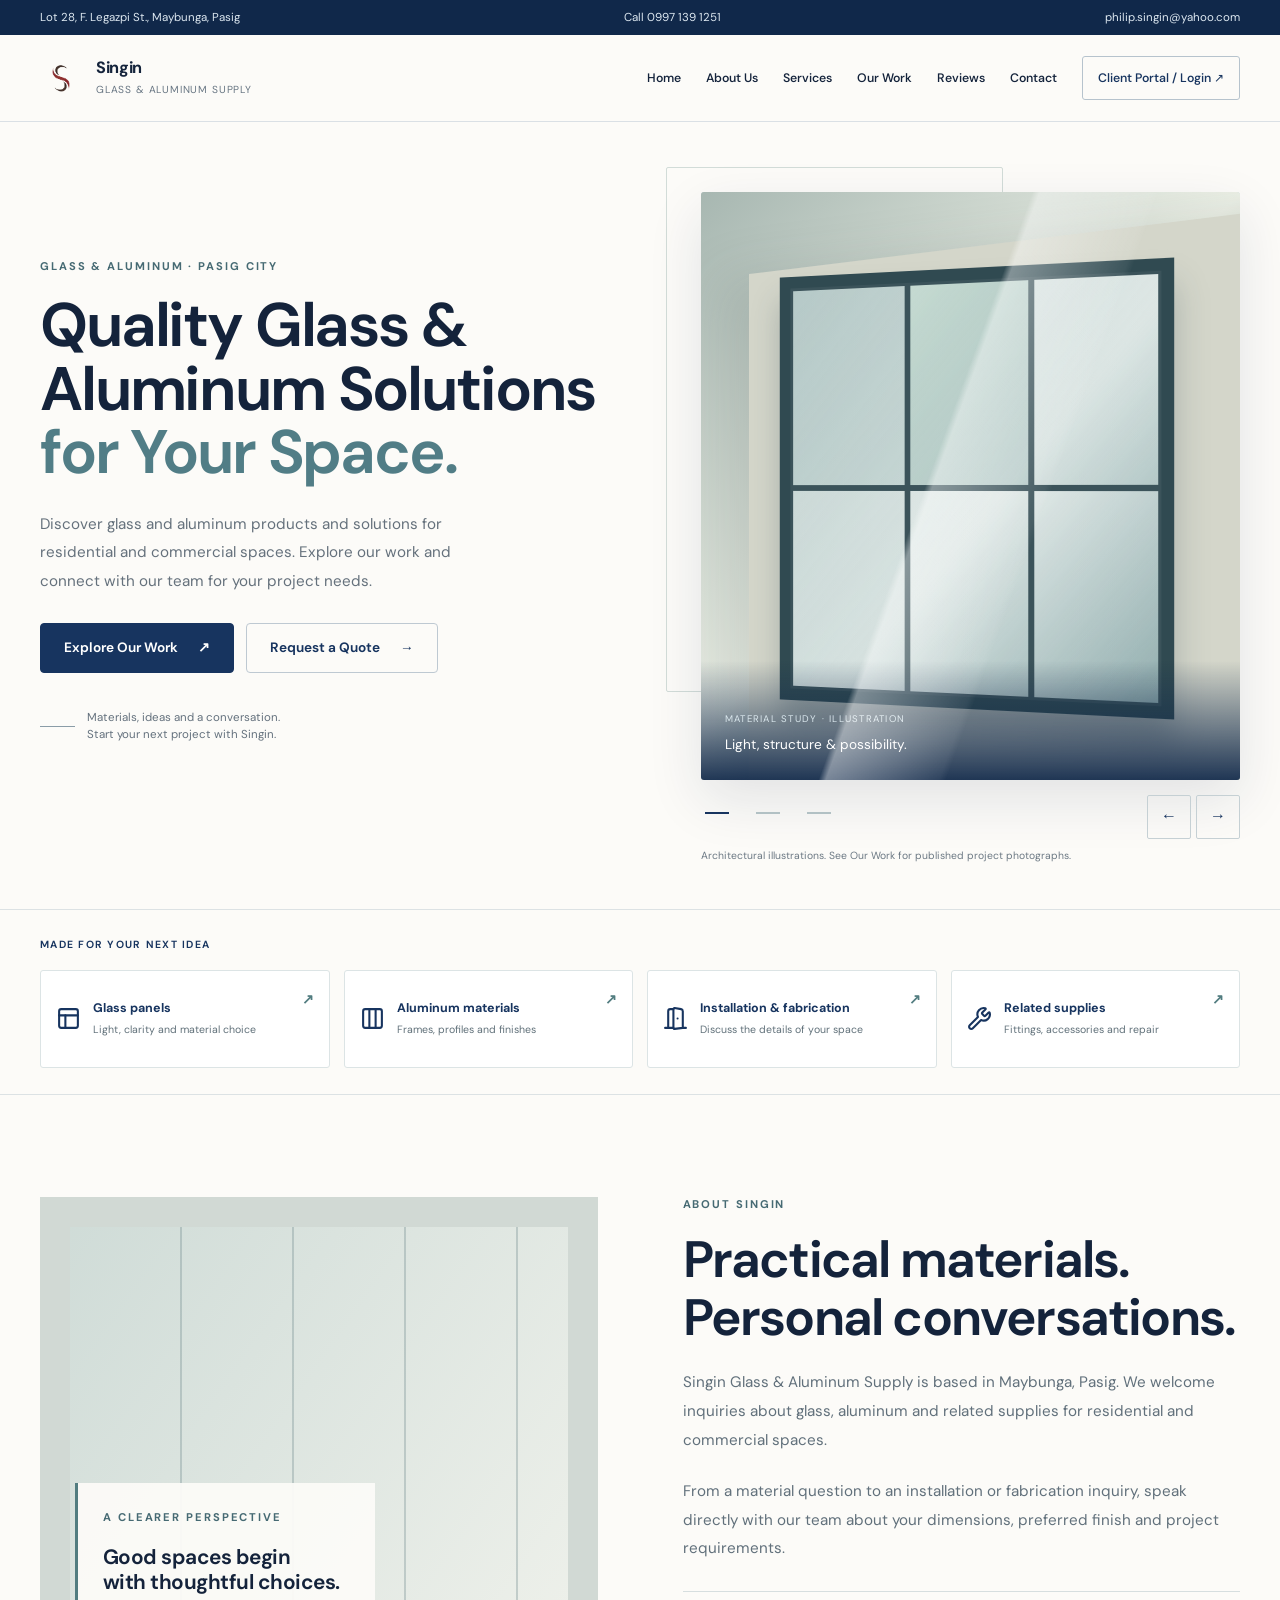
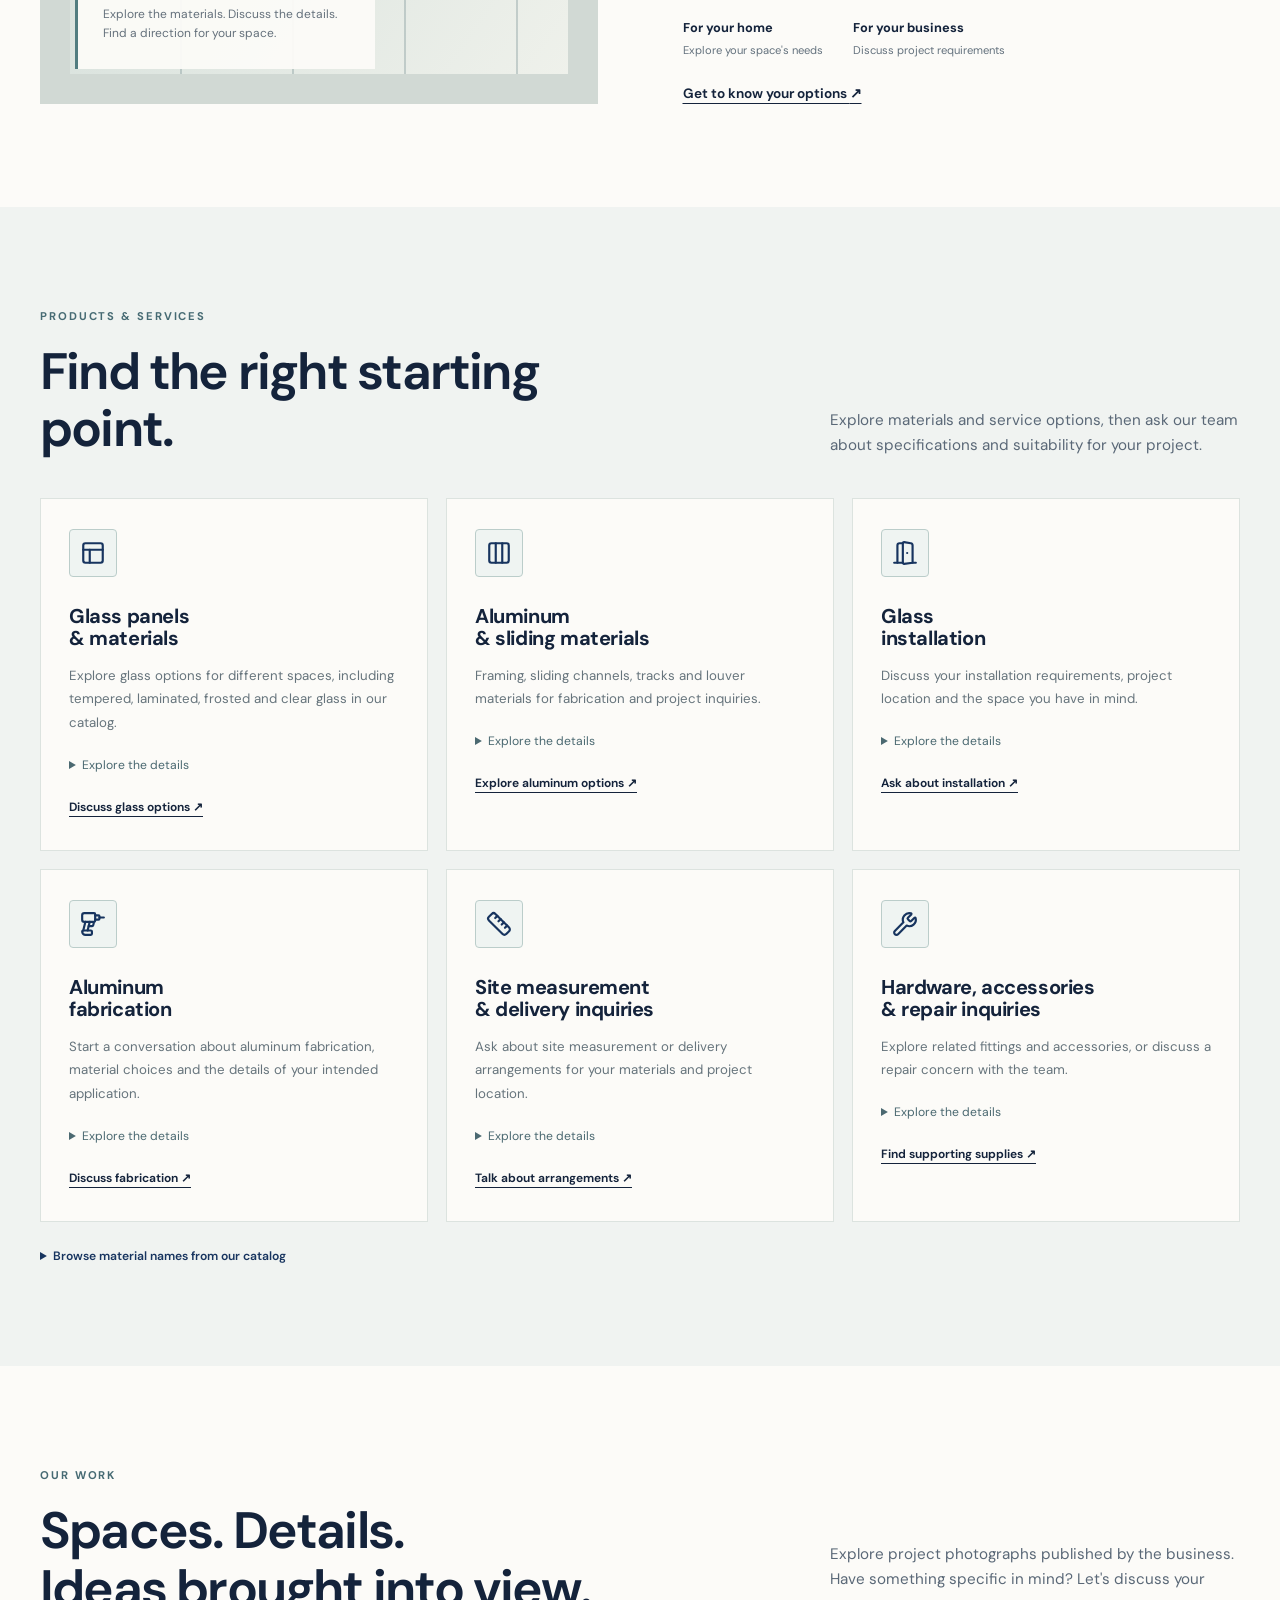
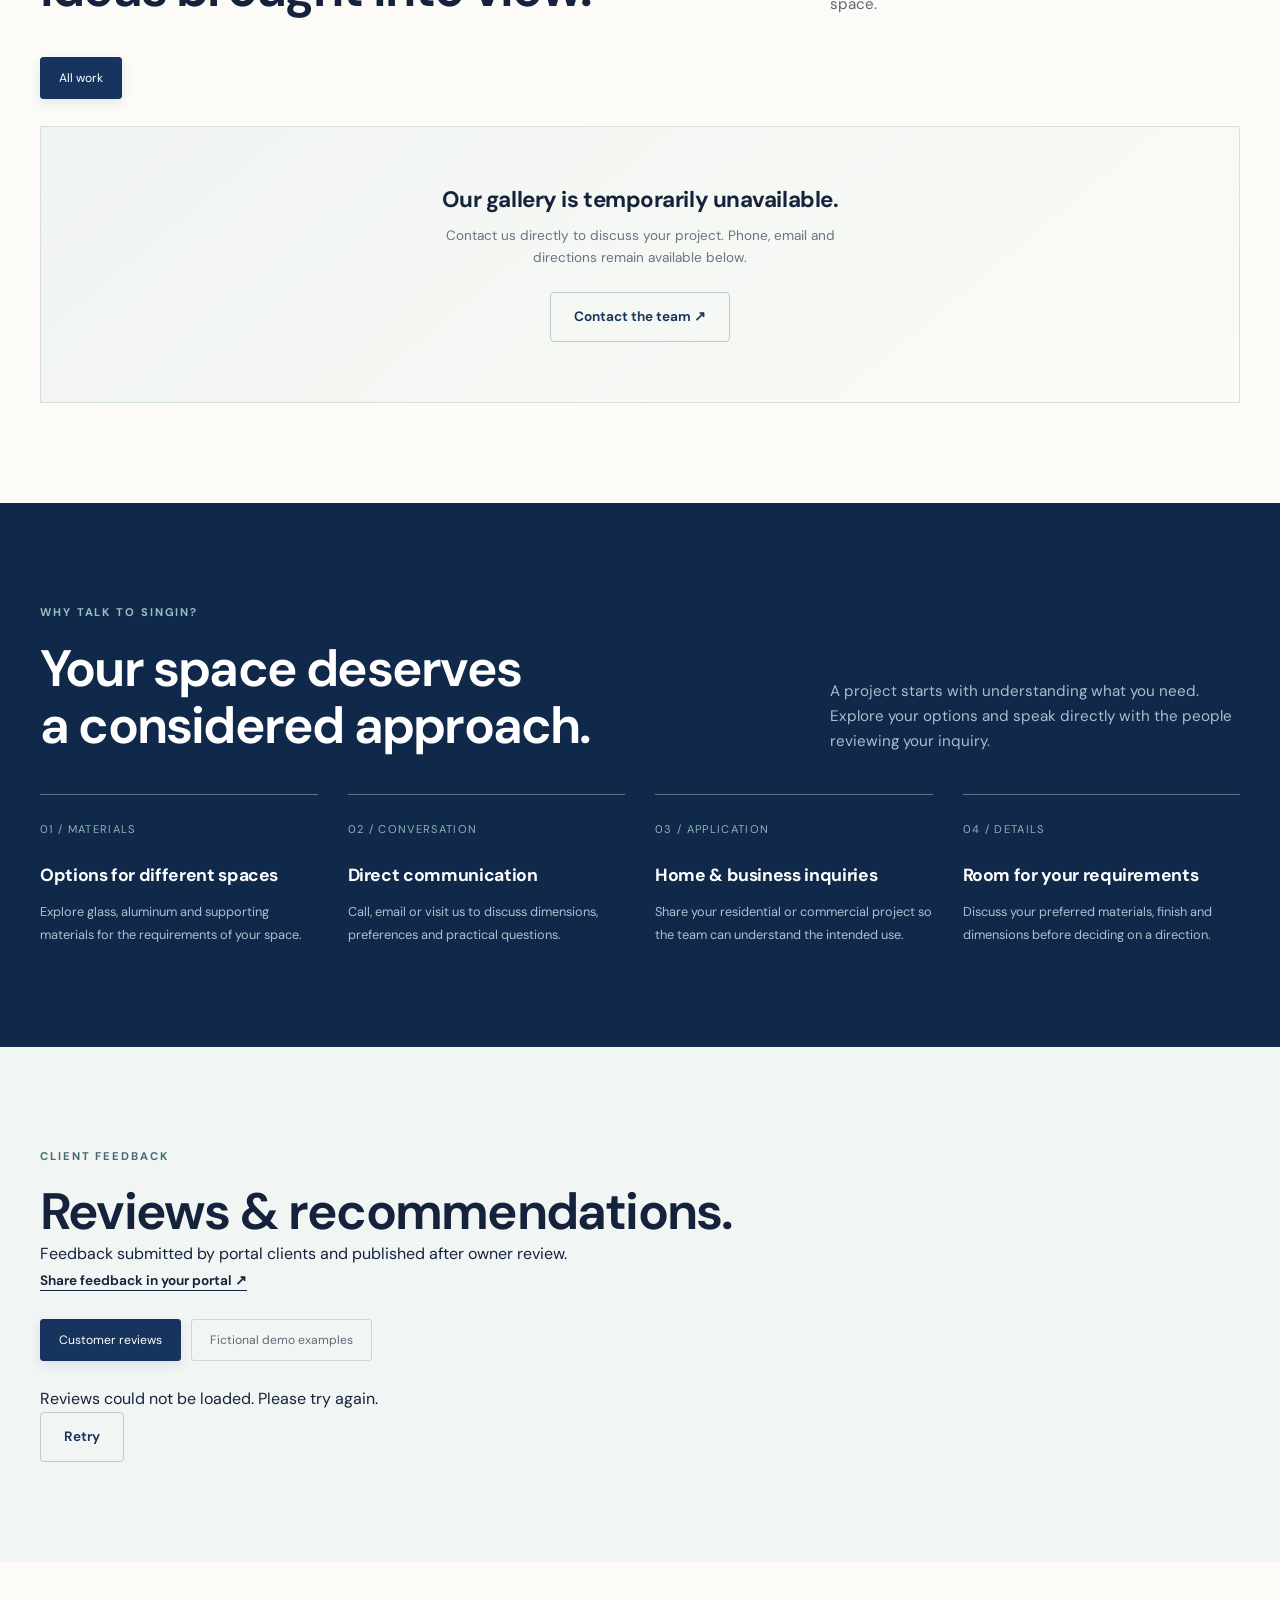
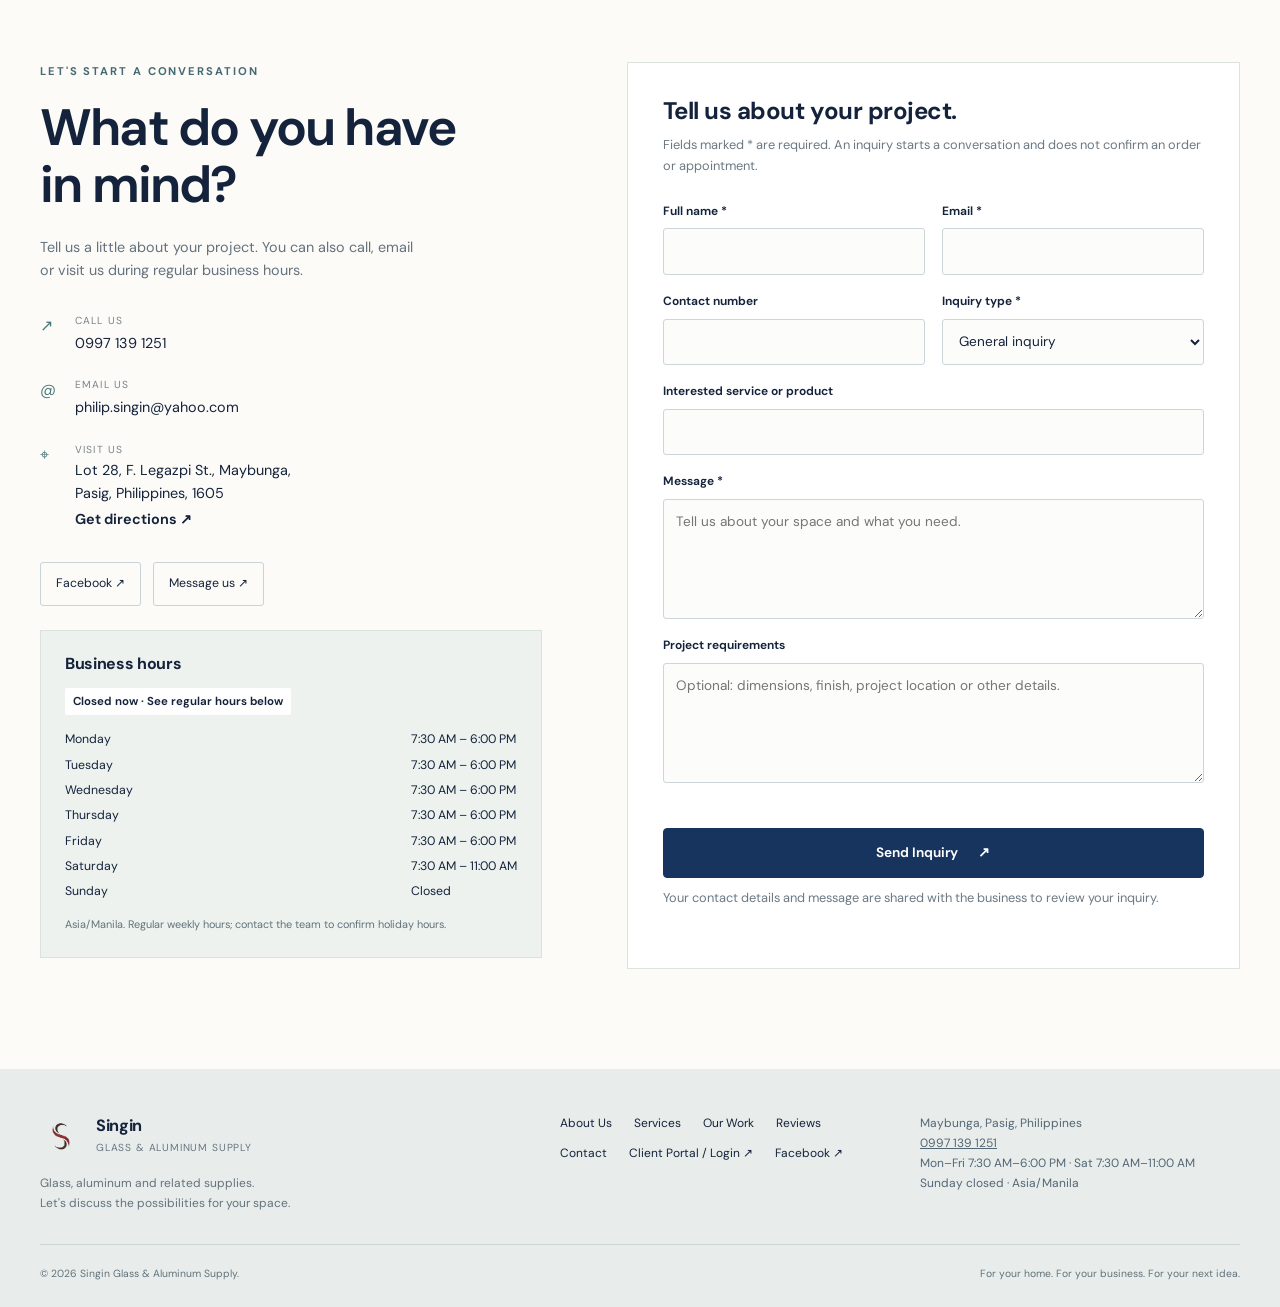
<file: index.html>
<!DOCTYPE html>
<html lang="en">
<head>
  <meta charset="UTF-8">
  <meta name="viewport" content="width=device-width, initial-scale=1">
  <title>Singin Glass &amp; Aluminum Supply | Glass &amp; Aluminum Solutions in Pasig</title>
  <meta name="description" content="Explore glass, aluminum and related supplies from Singin Glass & Aluminum Supply in Maybunga, Pasig. Discuss your residential or commercial project with our team.">
  <meta name="theme-color" content="#10284a">
  <meta property="og:type" content="website">
  <meta property="og:title" content="Singin Glass & Aluminum Supply">
  <meta property="og:description" content="Glass and aluminum solutions for your space. Visit us in Maybunga, Pasig or get in touch about your project.">
  <meta property="og:image" content="logo.png">
  <meta property="og:locale" content="en_PH">
  <link rel="icon" href="assets/favicon.png" type="image/png">
  <link rel="stylesheet" href="fonts.css">
  <link rel="stylesheet" href="theme.css">
  <link rel="stylesheet" href="public.css">
  <script src="app.config.js" defer></script>
  <script src="public.js?v=9.0.0" defer></script>
  <script src="public-reviews.js?v=9.0.0" defer></script>
  <script type="application/ld+json">
  {"@context":"https://schema.org","@type":"LocalBusiness","name":"Singin Glass & Aluminum Supply","telephone":"+639971391251","email":"philip.singin@yahoo.com","address":{"@type":"PostalAddress","streetAddress":"Lot 28, F. Legazpi St., Maybunga","addressLocality":"Pasig","postalCode":"1605","addressCountry":"PH"},"openingHoursSpecification":[{"@type":"OpeningHoursSpecification","dayOfWeek":["Monday","Tuesday","Wednesday","Thursday","Friday"],"opens":"07:30","closes":"18:00"},{"@type":"OpeningHoursSpecification","dayOfWeek":"Saturday","opens":"07:30","closes":"11:00"}]}
  </script>
</head>
<body>
<a class="skip-link" href="#main">Skip to content</a>
<div class="top-strip"><div class="wrap"><span>Lot 28, F. Legazpi St., Maybunga, Pasig</span><a href="tel:+639971391251">Call 0997 139 1251</a><a href="mailto:philip.singin@yahoo.com">philip.singin@yahoo.com</a></div></div>
<header class="site-header"><div class="wrap header-inner">
  <a class="site-brand" href="#home" aria-label="Singin Glass and Aluminum Supply home"><img src="logo.png" width="44" height="44" alt="Singin logo"><span><strong>Singin</strong><small>GLASS &amp; ALUMINUM SUPPLY</small></span></a>
  <button class="menu-toggle" id="menuToggle" aria-expanded="false" aria-controls="siteNav" aria-label="Open navigation">☰</button>
  <nav class="site-nav" id="siteNav" aria-label="Main navigation"><a href="#home">Home</a><a href="#about">About Us</a><a href="#services">Services</a><a href="#work">Our Work</a><a href="#reviews">Reviews</a><a href="#contact">Contact</a><a class="portal-link" href="portal.html">Client Portal / Login <span aria-hidden="true">↗</span></a></nav>
</div></header>
<main id="main" tabindex="-1">
<section class="hero" id="home" aria-labelledby="heroTitle"><div class="wrap hero-grid">
  <div class="hero-copy"><span class="eyebrow">Glass &amp; aluminum · Pasig City</span><h1 id="heroTitle">Quality Glass &amp; Aluminum Solutions <em>for Your Space.</em></h1><p>Discover glass and aluminum products and solutions for residential and commercial spaces. Explore our work and connect with our team for your project needs.</p><div class="hero-actions"><a class="button" href="#work">Explore Our Work <span aria-hidden="true">↗</span></a><a class="button outline" href="#contact" data-quote>Request a Quote <span aria-hidden="true">→</span></a></div><div class="hero-detail">Materials, ideas and a conversation.<br>Start your next project with Singin.</div></div>
  <div class="hero-visual" id="heroCarousel" role="region" aria-roledescription="carousel" aria-label="Materials and selected work" tabindex="0">
    <div class="carousel-stage" id="carouselStage"><div class="hero-slide active" aria-hidden="false"><div class="architectural-art" role="img" aria-label="Illustration of framed glass panels; not a completed company project"><div class="art-wall"></div><div class="art-window"><span></span><span></span><span></span><span></span><span></span><span></span></div></div><div class="slide-caption"><small>Material study · Illustration</small>Light, structure &amp; possibility.</div></div></div>
    <div class="carousel-bottom"><div class="carousel-dots" id="carouselDots"></div><div class="carousel-controls"><button id="slidePrevious" type="button" aria-label="Previous slide">←</button><button id="slideNext" type="button" aria-label="Next slide">→</button></div></div><p class="hero-note" id="heroNote">Architectural illustrations. See Our Work for published project photographs.</p>
  </div>
</div></section>
<section class="specialties" aria-label="Our specialties"><div class="wrap">
  <p class="specialties-intro">Made for your next idea</p>
  <a class="specialty-card" href="#service-glass"><img src="assets/icons/lucide/panels-top-left.svg" width="25" height="25" alt=""><span><strong>Glass panels</strong><small>Light, clarity and material choice</small></span><span class="specialty-arrow" aria-hidden="true">↗</span></a>
  <a class="specialty-card" href="#service-aluminum"><img src="assets/icons/lucide/columns-3.svg" width="25" height="25" alt=""><span><strong>Aluminum materials</strong><small>Frames, profiles and finishes</small></span><span class="specialty-arrow" aria-hidden="true">↗</span></a>
  <a class="specialty-card" href="#service-installation"><img src="assets/icons/lucide/door-open.svg" width="25" height="25" alt=""><span><strong>Installation &amp; fabrication</strong><small>Discuss the details of your space</small></span><span class="specialty-arrow" aria-hidden="true">↗</span></a>
  <a class="specialty-card" href="#service-hardware"><img src="assets/icons/lucide/wrench.svg" width="25" height="25" alt=""><span><strong>Related supplies</strong><small>Fittings, accessories and repair</small></span><span class="specialty-arrow" aria-hidden="true">↗</span></a>
</div></section>
<section class="section" id="about" aria-labelledby="aboutTitle"><div class="wrap about-grid"><div class="about-panel" role="img" aria-label="Abstract glass-inspired material illustration"><div><span class="eyebrow">A clearer perspective</span><p class="material-statement">Good spaces begin<br>with thoughtful choices.</p><p>Explore the materials. Discuss the details. Find a direction for your space.</p></div></div><div class="about-copy"><span class="eyebrow">About Singin</span><h2 id="aboutTitle">Practical materials.<br>Personal conversations.</h2><p>Singin Glass &amp; Aluminum Supply is based in Maybunga, Pasig. We welcome inquiries about glass, aluminum and related supplies for residential and commercial spaces.</p><p>From a material question to an installation or fabrication inquiry, speak directly with our team about your dimensions, preferred finish and project requirements.</p><div class="about-values"><div><strong>For your home</strong><span>Explore your space's needs</span></div><div><strong>For your business</strong><span>Discuss project requirements</span></div></div><a class="text-link" href="#contact">Get to know your options <span aria-hidden="true">↗</span></a></div></div></section>
<section class="section services" id="services" aria-labelledby="servicesTitle"><div class="wrap"><div class="section-heading"><div><span class="eyebrow">Products &amp; services</span><h2 id="servicesTitle">Find the right starting point.</h2></div><p>Explore materials and service options, then ask our team about specifications and suitability for your project.</p></div><div class="service-grid">
  <article class="service-card" id="service-glass" tabindex="-1"><div class="service-icon" aria-hidden="true"><img src="assets/icons/lucide/panels-top-left.svg" width="26" height="26" alt="" loading="lazy"></div><h3>Glass panels<br>&amp; materials</h3><p>Explore glass options for different spaces, including tempered, laminated, frosted and clear glass in our catalog.</p><details><summary>Explore the details</summary><p>Ask about thickness, finish, dimensions and the glass suited to your intended use. Specifications and availability are confirmed by the team.</p></details><a href="#contact" data-service="Glass panels and materials">Discuss glass options ↗</a></article>
  <article class="service-card" id="service-aluminum" tabindex="-1"><div class="service-icon" aria-hidden="true"><img src="assets/icons/lucide/columns-3.svg" width="26" height="26" alt="" loading="lazy"></div><h3>Aluminum<br>&amp; sliding materials</h3><p>Framing, sliding channels, tracks and louver materials for fabrication and project inquiries.</p><details><summary>Explore the details</summary><p>Bring your opening dimensions and desired configuration so the team can discuss profiles and supporting components.</p></details><a href="#contact" data-service="Aluminum and sliding materials">Explore aluminum options ↗</a></article>
  <article class="service-card" id="service-installation" tabindex="-1"><div class="service-icon" aria-hidden="true"><img src="assets/icons/lucide/door-open.svg" width="26" height="26" alt="" loading="lazy"></div><h3>Glass<br>installation</h3><p>Discuss your installation requirements, project location and the space you have in mind.</p><details><summary>Explore the details</summary><p>Share measurements or request a site-measurement discussion before confirming the scope. Appointments are confirmed directly with the team.</p></details><a href="#contact" data-service="Glass Installation">Ask about installation ↗</a></article>
  <article class="service-card" id="service-fabrication" tabindex="-1"><div class="service-icon" aria-hidden="true"><img src="assets/icons/lucide/drill.svg" width="26" height="26" alt="" loading="lazy"></div><h3>Aluminum<br>fabrication</h3><p>Start a conversation about aluminum fabrication, material choices and the details of your intended application.</p><details><summary>Explore the details</summary><p>Send your dimensions and preferences for the team to review. Scope, price and timing are discussed before any commitment.</p></details><a href="#contact" data-service="Aluminum Fabrication">Discuss fabrication ↗</a></article>
  <article class="service-card" id="service-measurement" tabindex="-1"><div class="service-icon" aria-hidden="true"><img src="assets/icons/lucide/ruler.svg" width="26" height="26" alt="" loading="lazy"></div><h3>Site measurement<br>&amp; delivery inquiries</h3><p>Ask about site measurement or delivery arrangements for your materials and project location.</p><details><summary>Explore the details</summary><p>Provide your address and project details. Coverage, scheduling and any charges need confirmation; no booking is created by this form.</p></details><a href="#contact" data-service="Site measurement or delivery">Talk about arrangements ↗</a></article>
  <article class="service-card" id="service-hardware" tabindex="-1"><div class="service-icon" aria-hidden="true"><img src="assets/icons/lucide/wrench.svg" width="26" height="26" alt="" loading="lazy"></div><h3>Hardware, accessories<br>&amp; repair inquiries</h3><p>Explore related fittings and accessories, or discuss a repair concern with the team.</p><details><summary>Explore the details</summary><p>Our catalog includes locks, rollers, hinges, gaskets and glazing supplies. Ask the team to confirm compatibility with your existing setup.</p></details><a href="#contact" data-service="Hardware, accessories or repair">Find supporting supplies ↗</a></article>
</div><details class="catalog-note"><summary>Browse material names from our catalog</summary><p>Examples for discussion. Confirm specifications, suitability and availability with our team.</p><div id="publicCatalog" class="catalog-groups"><p>Catalog names load when the service is available. You can always contact us directly.</p></div></details></div></section>
<section class="section" id="work" aria-labelledby="workTitle"><div class="wrap"><div class="section-heading"><div><span class="eyebrow">Our work</span><h2 id="workTitle">Spaces. Details.<br>Ideas brought into view.</h2></div><p>Explore project photographs published by the business. Have something specific in mind? Let's discuss your space.</p></div><p class="project-summary" id="projectSummary" role="status"></p><div id="workFilters" class="work-filters" aria-label="Project categories"><button class="filter-button" type="button" aria-pressed="true" data-filter="All">All work</button></div><div class="project-grid" id="projectGrid" aria-live="polite"><div class="portfolio-empty"><div class="empty-symbol" aria-hidden="true">▧</div><h3>Project gallery coming soon.</h3><p>Speak with our team about your space and project requirements while our gallery is being prepared.</p><a class="button outline" href="#contact">Discuss your project ↗</a></div></div></div></section>
<section class="section why" aria-labelledby="whyTitle"><div class="wrap"><div class="section-heading"><div><span class="eyebrow">Why talk to Singin?</span><h2 id="whyTitle">Your space deserves<br>a considered approach.</h2></div><p>A project starts with understanding what you need. Explore your options and speak directly with the people reviewing your inquiry.</p></div><div class="benefit-grid"><article class="benefit"><span class="benefit-number">01 / MATERIALS</span><h3>Options for different spaces</h3><p>Explore glass, aluminum and supporting materials for the requirements of your space.</p></article><article class="benefit"><span class="benefit-number">02 / CONVERSATION</span><h3>Direct communication</h3><p>Call, email or visit us to discuss dimensions, preferences and practical questions.</p></article><article class="benefit"><span class="benefit-number">03 / APPLICATION</span><h3>Home &amp; business inquiries</h3><p>Share your residential or commercial project so the team can understand the intended use.</p></article><article class="benefit"><span class="benefit-number">04 / DETAILS</span><h3>Room for your requirements</h3><p>Discuss your preferred materials, finish and dimensions before deciding on a direction.</p></article></div></div></section>
<section class="section reviews-section" id="reviews" aria-labelledby="reviewsTitle"><div class="wrap"><div class="section-head"><div><span class="eyebrow">Client feedback</span><h2 id="reviewsTitle">Reviews &amp; recommendations.</h2><p>Feedback submitted by portal clients and published after owner review.</p></div><a class="text-link" href="portal.html">Share feedback in your portal ↗</a></div><div class="review-mode-controls" role="group" aria-label="Review collection"><button class="filter-button" data-review-mode="authentic" aria-pressed="true">Customer reviews</button><button class="filter-button" data-review-mode="demo" aria-pressed="false">Fictional demo examples</button></div><div id="publicReviewsBody" aria-live="polite"><p>Loading reviews…</p></div></div></section>
<section class="section" id="contact" aria-labelledby="contactTitle"><div class="wrap contact-grid"><div class="contact-copy"><span class="eyebrow">Let's start a conversation</span><h2 id="contactTitle">What do you have<br>in mind?</h2><p>Tell us a little about your project. You can also call, email or visit us during regular business hours.</p><div class="contact-list"><div class="contact-item"><span aria-hidden="true">↗</span><div><small>Call us</small><a href="tel:+639971391251">0997 139 1251</a></div></div><div class="contact-item"><span aria-hidden="true">@</span><div><small>Email us</small><a href="mailto:philip.singin@yahoo.com">philip.singin@yahoo.com</a></div></div><div class="contact-item"><span aria-hidden="true">⌖</span><div><small>Visit us</small><address>Lot 28, F. Legazpi St., Maybunga,<br>Pasig, Philippines, 1605</address><a class="text-link" href="https://www.google.com/maps/dir/?api=1&amp;destination=Lot%2028%2C%20F.%20Legazpi%20St.%2C%20Maybunga%2C%20Pasig%2C%20Philippines%201605" target="_blank" rel="noopener noreferrer">Get directions ↗</a></div></div></div><div class="contact-social"><a class="social-link hidden" id="facebookContact" target="_blank" rel="noopener noreferrer">Facebook ↗</a><button class="social-link" id="messengerContact" type="button" disabled title="The official Messenger URL has not been configured">Messenger · Link pending</button></div><div class="hours-box"><h3>Business hours</h3><span class="hours-status" id="businessStatus" role="status">Regular hours · Philippine time</span><dl class="hours-list"><dt>Monday</dt><dd>7:30 AM – 6:00 PM</dd><dt>Tuesday</dt><dd>7:30 AM – 6:00 PM</dd><dt>Wednesday</dt><dd>7:30 AM – 6:00 PM</dd><dt>Thursday</dt><dd>7:30 AM – 6:00 PM</dd><dt>Friday</dt><dd>7:30 AM – 6:00 PM</dd><dt>Saturday</dt><dd>7:30 AM – 11:00 AM</dd><dt>Sunday</dt><dd>Closed</dd></dl><p>Asia/Manila. Regular weekly hours; contact the team to confirm holiday hours.</p></div></div>
<form class="inquiry-form" id="inquiryForm"><h3>Tell us about your project.</h3><p>Fields marked * are required. An inquiry starts a conversation and does not confirm an order or appointment.</p><div class="public-fields"><div class="public-field"><label for="inquiryName">Full name *</label><input id="inquiryName" name="fullName" autocomplete="name" maxlength="150" required></div><div class="public-field"><label for="inquiryEmail">Email *</label><input id="inquiryEmail" name="email" type="email" autocomplete="email" maxlength="150" required></div><div class="public-field"><label for="inquiryPhone">Contact number</label><input id="inquiryPhone" name="phone" type="tel" autocomplete="tel" maxlength="30" pattern="[+0-9\(\) .\-]{5,30}"></div><div class="public-field"><label for="inquiryType">Inquiry type *</label><select id="inquiryType" name="type" required><option>General inquiry</option><option>Quotation request</option><option>Project discussion</option></select></div><div class="public-field wide"><label for="inquiryService">Interested service or product</label><input id="inquiryService" name="service" maxlength="150" list="serviceOptions"><datalist id="serviceOptions"><option value="Glass panels and materials"><option value="Aluminum and sliding materials"><option value="Glass Installation"><option value="Aluminum Fabrication"><option value="Site measurement or delivery"><option value="Hardware, accessories or repair"></datalist></div><div class="public-field wide"><label for="inquiryMessage">Message *</label><textarea id="inquiryMessage" name="message" maxlength="5000" rows="4" required placeholder="Tell us about your space and what you need."></textarea></div><div class="public-field wide"><label for="inquiryRequirements">Project requirements</label><textarea id="inquiryRequirements" name="requirements" maxlength="2000" rows="2" placeholder="Optional: dimensions, finish, project location or other details."></textarea></div></div><div id="inquiryFeedback" class="form-feedback" role="status" aria-live="polite"></div><button class="button" type="submit" id="inquirySubmit" disabled>Send Inquiry <span aria-hidden="true">↗</span></button><p class="form-privacy">Your contact details and message are shared with the business to review your inquiry.</p><noscript><p>Please call or email us; the online form requires JavaScript.</p></noscript></form>
</div></section>
</main>
<footer class="site-footer"><div class="wrap"><div class="footer-grid"><div class="footer-brand"><a class="site-brand" href="#home"><img src="logo.png" width="44" height="44" loading="lazy" alt="Singin logo"><span><strong>Singin</strong><small>GLASS &amp; ALUMINUM SUPPLY</small></span></a><p>Glass, aluminum and related supplies.<br>Let's discuss the possibilities for your space.</p></div><nav class="footer-nav" aria-label="Footer navigation"><a href="#about">About Us</a><a href="#services">Services</a><a href="#work">Our Work</a><a href="#reviews">Reviews</a><a href="#contact">Contact</a><a href="portal.html">Client Portal / Login ↗</a><a id="footerFacebook" class="hidden" target="_blank" rel="noopener noreferrer">Facebook ↗</a></nav><div class="footer-contact">Maybunga, Pasig, Philippines<br><a href="tel:+639971391251">0997 139 1251</a><br>Mon–Fri 7:30 AM–6:00 PM · Sat 7:30 AM–11:00 AM<br>Sunday closed · Asia/Manila</div></div><div class="footer-bottom"><span>© <span id="copyrightYear">2026</span> Singin Glass &amp; Aluminum Supply.</span><span>For your home. For your business. For your next idea.</span></div></div></footer>
<a href="#contact" class="floating-contact is-hidden" id="floatingContact">Let's talk about your project ↗</a><a href="#home" class="back-top is-hidden" aria-label="Back to top">↑</a>
<dialog class="lightbox" id="projectLightbox" aria-labelledby="lightboxTitle"><div class="lightbox-head"><h2 id="lightboxTitle">Project photographs</h2><button type="button" id="lightboxClose" aria-label="Close project photographs">×</button></div><figure class="lightbox-figure"><img id="lightboxImage" alt="" width="1200" height="900"></figure><div class="lightbox-toolbar"><button type="button" id="lightboxPrevious" aria-label="Previous project image">←</button><span id="lightboxCount" role="status"></span><button type="button" id="lightboxNext" aria-label="Next project image">→</button></div><div class="lightbox-thumbs" id="lightboxThumbs"></div><div class="lightbox-body"><p id="lightboxDescription"></p><p id="lightboxMeta"></p><a class="text-link" href="#contact" id="lightboxInquiry">Discuss a similar requirement ↗</a></div></dialog>
</body>
</html>
</file>
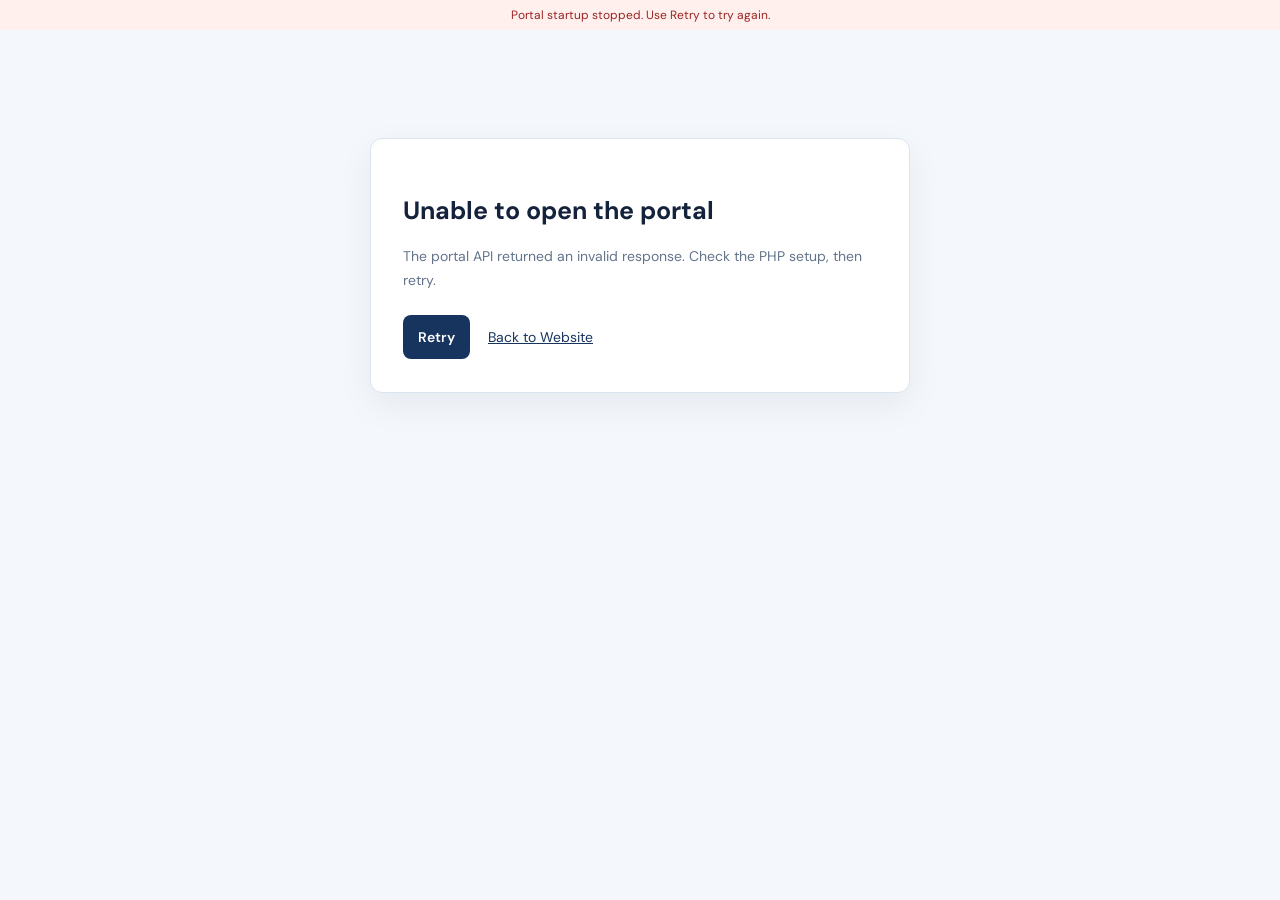
<file: portal.html>
<!DOCTYPE html>
<html lang="en">
<head>
  <meta charset="UTF-8">
  <meta name="viewport" content="width=device-width, initial-scale=1.0">
  <title>Welcome to Singin Connect</title>
  <meta name="robots" content="noindex, nofollow">
  <script>
    // Start before external assets; performance.now() is relative to navigation.
    (()=>{
      const controller=new AbortController();
      let settled=false;
      const fail=message=>{
        if(settled)return;
        settled=true;clearTimeout(deadline);controller.abort();
        document.documentElement.dataset.portalStartup='error';
        const showError=()=>{
          const status=document.getElementById('persistenceStatus');
          if(status){status.className='persistence-status is-error';status.textContent='Portal startup stopped. Use Retry to try again.';}
          const app=document.getElementById('app');
          if(!app)return;
          app.replaceChildren();
          const panel=document.createElement('section');
          panel.className='startup-error';panel.setAttribute('role','alert');
          const heading=document.createElement('h1');heading.textContent='Unable to open the portal';
          const detail=document.createElement('p');detail.textContent=message;
          const retry=document.createElement('button');retry.type='button';retry.className='primary';retry.textContent='Retry';retry.addEventListener('click',()=>location.reload());
          const website=document.createElement('a');website.href='index.html';website.textContent='Back to Website';
          panel.append(heading,detail,retry,website);app.append(panel);
          const modal=document.getElementById('modal');if(modal)modal.hidden=true;
        };
        if(document.getElementById('app'))showError();else document.addEventListener('DOMContentLoaded',showError,{once:true});
      };
      // Leave one rendering frame of headroom inside the three-second limit.
      const deadline=setTimeout(()=>fail('Startup did not finish within three seconds. Check the local server and retry.'),Math.max(0,2950-performance.now()));
      window.portalStartup={
        signal:controller.signal,
        isActive:()=>!settled,
        complete:()=>{if(!settled){settled=true;clearTimeout(deadline);document.documentElement.dataset.portalStartup='ready';}},
        fail
      };
      document.documentElement.dataset.portalStartup='loading';
      window.addEventListener('error',event=>{
        const asset=event.target;
        if(!settled&&(event.error||asset?.tagName==='SCRIPT'||asset?.rel==='stylesheet'))fail('A required portal file could not load. Check the local setup and retry.');
      },true);
    })();
  </script>
  <link rel="icon" href="assets/favicon.png" type="image/png">
  <link rel="stylesheet" href="fonts.css?v=9.0.0">
  <link rel="stylesheet" href="theme.css?v=9.0.0">
  <link rel="stylesheet" href="style.css?v=9.0.0">
  <link rel="stylesheet" href="client-portal.css?v=9.0.0">
  <link rel="stylesheet" href="v7.css?v=9.0.0">
  <link rel="stylesheet" href="v8.css?v=9.0.0">
  <link rel="stylesheet" href="v9.css?v=9.0.0">
</head>
<body>
  <div id="app"><div class="splash-screen" role="status" aria-live="polite"><div class="splash-content"><img src="logo.png" class="splash-logo" width="150" height="150" alt="Singin Connect logo"><div class="splash-title">Singin Connect</div><p class="splash-subtitle">Opening your workspace…</p><div class="splash-loading" aria-hidden="true"><span></span></div></div></div></div>
  <noscript><style>#app{display:none}</style><p>JavaScript is required for the management portal. <a href="index.html">Visit the public website</a> for contact information.</p></noscript>

  <div id="modal" class="modal hidden">
    <div class="modal-card">
      <button class="modal-close" onclick="closeModal()">×</button>
      <div id="modalContent"></div>
    </div>
  </div>

  <script src="app.config.js?v=9.0.0"></script>
  <script src="persistence.js?v=9.0.0"></script>
  <script src="script.js?v=9.0.0"></script>
  <script src="shared-time.js?v=9.0.0"></script>
  <script src="v2-ui.js?v=9.0.0"></script>
  <script src="v3-ui.js?v=9.0.0"></script>
  <script src="v4-ui.js?v=9.0.0"></script>
  <script src="inventory-planning-ui.js?v=9.0.0"></script>
  <script src="scheduling-team-ui.js?v=9.0.0"></script>
  <script src="offline-financial.js?v=9.0.0"></script>
  <script src="financial-ui.js?v=9.0.0"></script>
  <script src="reviews-ui.js?v=9.0.0"></script>
  <script src="searchable-select.js?v=9.0.0"></script>
  <script src="v8-ui.js?v=9.0.0"></script>
  <script src="v9-ui.js?v=9.0.0"></script>
  <script src="bootstrap.js?v=9.0.0"></script>
</body>
</html>
</file>
<file: fonts.css>
/* Local Latin subsets. Original font names retained; SIL OFL notices in assets/fonts. */
@font-face {
  font-family: "DM Sans";
  font-style: normal;
  font-weight: 400 700;
  font-display: swap;
  src: url("assets/fonts/dm-sans-latin.woff2") format("woff2");
}
@font-face {
  font-family: "Plus Jakarta Sans";
  font-style: normal;
  font-weight: 600 800;
  font-display: swap;
  src: url("assets/fonts/plus-jakarta-sans-latin.woff2") format("woff2");
}
</file>
<file: theme.css>
:root{--navy:#17345f;--navy2:#10284a;--blue:#2563eb;--bg:#f4f7fb;--line:#dbe3ee;--text:#14233b;--muted:#64748b;--white:#fff;--green:#087f5b;--amber:#a16207;--red:#b42318}
</file>
<file: public.css>
*{box-sizing:border-box}html{scroll-behavior:smooth;scroll-padding-top:100px}body{margin:0;color:var(--text);background:#fcfbf8;font-family:"DM Sans","Segoe UI",sans-serif;line-height:1.65}button,input,textarea,select{font:inherit}button,a{-webkit-tap-highlight-color:transparent}button{cursor:pointer}a{color:inherit}img{max-width:100%;display:block}button:disabled{cursor:default}button:focus-visible,a:focus-visible,input:focus-visible,select:focus-visible,textarea:focus-visible{outline:3px solid #367f91;outline-offset:4px}h1,h2,h3,p{margin:0}h1,h2,h3{line-height:1.12;letter-spacing:-.035em}h2{font-size:clamp(2rem,4vw,3.4rem);font-weight:650}h3{font-size:1.25rem;letter-spacing:-.02em}.wrap{width:min(1240px,calc(100% - 80px));margin:auto}.eyebrow{text-transform:uppercase;letter-spacing:.17em;font-size:.7rem;font-weight:750;color:#466a73;display:block;margin-bottom:18px}.button{display:inline-flex;align-items:center;justify-content:center;gap:20px;min-height:50px;padding:13px 23px;border:1px solid var(--navy);background:var(--navy);color:white;border-radius:4px;font-size:.85rem;font-weight:650;text-decoration:none;transition:background .2s,transform .2s}.button:hover{background:#244c73;transform:translateY(-1px)}.button.outline{background:transparent;color:var(--navy);border-color:#bec9d2}.button.light{background:#fff;color:var(--navy);border-color:#fff}.text-link{font-size:.85rem;font-weight:650;text-underline-offset:5px}.section{padding:100px 0}.section-heading{display:flex;justify-content:space-between;align-items:end;gap:35px;margin-bottom:40px}.section-heading p{max-width:410px;color:#5a6877;font-size:.95rem}.section-heading h2{max-width:620px}.skip-link{position:fixed;top:-90px;left:20px;background:#fff;color:var(--navy);padding:15px;z-index:100}.skip-link:focus{top:15px}.top-strip{background:var(--navy2);color:#dce7f0;font-size:.72rem}.top-strip .wrap{display:flex;justify-content:space-between;gap:20px;padding-block:8px}.top-strip a{text-decoration:none}.site-header{position:sticky;top:0;z-index:30;background:#fcfbf8f5;border-bottom:1px solid #dae0e5;backdrop-filter:blur(15px)}.header-inner{display:flex;align-items:center;justify-content:space-between;gap:25px;min-height:86px}.site-brand{display:flex;gap:12px;align-items:center;text-decoration:none;line-height:1.25;flex-shrink:0}.site-brand img{width:44px;height:44px;border-radius:9px}.site-brand strong{display:block;letter-spacing:-.02em;font-size:1.02rem;font-weight:750}.site-brand small{font-size:.64rem;letter-spacing:.08em;color:#677582}.site-nav{display:flex;align-items:center;gap:25px}.site-nav>a{font-size:.77rem;text-decoration:none;font-weight:550;white-space:nowrap}.site-nav>a:hover{color:#307083}.site-nav .portal-link{padding:11px 15px;border:1px solid #b6c3cd;border-radius:3px;color:var(--navy)}.menu-toggle{display:none;background:transparent;border:1px solid #c9d2dc;min-width:46px;min-height:46px;border-radius:4px;color:var(--navy);font-size:1.3rem}.hero{padding-top:45px;overflow:hidden}.hero-grid{display:grid;grid-template-columns:1.03fr 1fr;min-height:590px;gap:65px;align-items:center}.hero-copy{padding:35px 0 65px}.hero h1{font-size:clamp(2.7rem,4.8vw,4.6rem);font-weight:650;max-width:700px;line-height:1.04}.hero h1 em{font-style:normal;color:#517d86}.hero-copy>p{color:#65717c;font-size:.95rem;max-width:460px;margin:25px 0 28px;line-height:1.85}.hero-actions{display:flex;gap:12px;flex-wrap:wrap}.hero-detail{margin-top:36px;display:flex;align-items:center;gap:12px;font-size:.72rem;line-height:1.5;color:#65727e}.hero-detail:before{content:"";width:35px;height:1px;background:#8a9ca7}.hero-visual{position:relative;padding:25px 0 0 20px;min-width:0}.hero-visual:before{content:"";position:absolute;left:-15px;top:0;width:60%;height:75%;border:1px solid #d2dcd8}.carousel-stage{position:relative;aspect-ratio:1/1.09;background:#cdd9dc;overflow:hidden}.hero-slide{position:absolute;inset:0;opacity:0;transition:opacity .7s;pointer-events:none}.hero-slide.active{opacity:1;pointer-events:auto}.hero-slide img{width:100%;height:100%;object-fit:cover}.hero-slide .slide-caption{position:absolute;bottom:0;left:0;right:0;padding:50px 24px 23px;color:white;background:linear-gradient(transparent,#10284aeb);font-size:.85rem}.slide-caption small{display:block;font-size:.6rem;letter-spacing:.13em;text-transform:uppercase;margin-bottom:7px;color:#d9e6ec}.architectural-art{position:absolute;inset:0;background:linear-gradient(135deg,#a7b7b1,#edf1e7 48%,#9faea5);overflow:hidden}.architectural-art:before{content:"";position:absolute;inset:0;background:linear-gradient(110deg,transparent 44%,#fff6 45%,#fff1 60%,transparent 61%);z-index:4}.art-wall{position:absolute;inset:8% -15% -5% 9%;background:#d4d6ca;transform:skewY(-7deg);box-shadow:-30px 0 50px #34484425}.art-window{position:absolute;inset:13% 13% 12% 12%;border:12px solid #304a51;background:linear-gradient(130deg,#92b3b6aa,#e4eeeecc 55%,#5f8e9a88);box-shadow:0 25px 30px #283f4c40;transform:perspective(1000px) rotateY(-13deg);display:grid;grid-template-columns:repeat(3,1fr);grid-template-rows:1fr 1fr}.art-window span{border:3px solid #3b535a;background:linear-gradient(140deg,#ffffff26,#739c9c26)}.art-window span:nth-child(2){background:linear-gradient(130deg,#c5dad1,#638e8e50)}.architectural-art.frames{background:#d6d3c9}.frames .art-window{inset:11% 19% 9% 10%;grid-template-columns:1fr 1fr;transform:perspective(1000px) rotateY(13deg);border-color:#40504e}.architectural-art.partition{background:linear-gradient(125deg,#c8cec1,#e6e1d2)}.partition .art-wall{background:#b7bcad}.partition .art-window{inset:7% 7% 15% 17%;grid-template-columns:repeat(4,1fr);grid-template-rows:1fr;border-width:8px;border-color:#344e4e;transform:perspective(1000px) rotateY(-18deg);background:linear-gradient(100deg,#cbdedb,#8eb8b5aa)}.carousel-bottom{display:flex;align-items:center;justify-content:space-between;gap:15px;margin-top:15px;position:relative}.carousel-dots{display:flex;gap:7px}.carousel-dot{width:32px;height:36px;padding:0;border:0;background:transparent;position:relative}.carousel-dot:after{content:"";width:24px;height:2px;position:absolute;left:4px;top:17px;background:#b2c1c4}.carousel-dot[aria-current=true]:after{background:var(--navy)}.carousel-controls{display:flex;gap:5px}.carousel-controls button{width:38px;height:38px;background:transparent;border:1px solid #c5d0d4;border-radius:2px;font-size:1rem;color:var(--navy)}.hero-note{color:#6c7984;font-size:.65rem;margin-top:8px}.specialties{border-block:1px solid #dce2e4;margin-top:45px;padding:23px 0}.specialties .wrap{display:flex;align-items:center;justify-content:space-between;gap:20px;font-size:.72rem;letter-spacing:.11em;text-transform:uppercase;font-weight:650;color:#5f6f79}.specialties .wrap span:first-child{color:var(--navy)}.about-grid{display:grid;grid-template-columns:1fr 1fr;gap:85px;align-items:center}.about-panel{position:relative;aspect-ratio:1.1;background:#e3e9e5;overflow:hidden;padding:35px;display:flex;align-items:flex-end}.about-panel:before{content:"";position:absolute;inset:0;background:repeating-linear-gradient(90deg,transparent 0 22%,#68838750 22% 22.5%),linear-gradient(125deg,#a9c2bd55,#f3f4edb8);border:30px solid #d1d9d4}.about-panel>div{position:relative;background:#fcfbf8f2;padding:25px;max-width:300px;border-left:3px solid #527d80}.about-panel p{font-size:.75rem;margin-top:10px;color:#65717c}.about-copy>p{color:#61707b;margin-top:22px;font-size:.95rem;line-height:1.9}.about-copy .text-link{display:inline-block;margin-top:24px}.about-values{display:flex;gap:30px;border-top:1px solid #d6dedf;padding-top:22px;margin-top:28px}.about-values strong{font-size:.8rem}.about-values span{display:block;font-size:.7rem;color:#64727e}.services{background:#f0f3f1}.service-grid{display:grid;grid-template-columns:repeat(3,minmax(0,1fr));gap:18px}.service-card{padding:30px 28px;background:#fcfbf8;border:1px solid #dce3df;min-width:0}.service-icon{width:44px;height:44px;display:grid;place-items:center;border:1px solid #bbcdca;margin-bottom:28px;color:#527d80;font-size:1.35rem}.service-card p{font-size:.83rem;line-height:1.8;color:#66747c;margin:14px 0 20px}.service-card summary{font-size:.76rem;color:#4b6971;cursor:pointer}.service-card details p{font-size:.76rem}.service-card>a{display:inline-block;margin-top:23px;font-size:.75rem;font-weight:650;text-underline-offset:5px}.catalog-note{margin-top:24px;font-size:.76rem;color:#65717c}.catalog-note summary{cursor:pointer;color:var(--navy);font-weight:600}.catalog-groups{display:grid;grid-template-columns:repeat(4,minmax(0,1fr));gap:16px;padding-top:20px}.catalog-group{background:#fff;padding:20px;border:1px solid var(--line)}.catalog-group h3{font-size:.9rem;margin-bottom:12px}.catalog-group ul{padding-left:16px;font-size:.75rem;line-height:1.85;margin:0}.work-filters{display:flex;flex-wrap:wrap;gap:8px;margin-bottom:27px}.filter-button{min-height:42px;padding:9px 18px;border:1px solid #ccd6d8;border-radius:3px;color:#5f6d77;background:transparent;font-size:.76rem}.filter-button[aria-pressed=true]{background:var(--navy);color:white;border-color:var(--navy)}.project-grid{display:grid;grid-template-columns:repeat(3,minmax(0,1fr));gap:25px}.project-card{min-width:0}.project-card a{text-decoration:none}.project-image{aspect-ratio:4/3;overflow:hidden;background:#e1e8e6}.project-image img{width:100%;height:100%;object-fit:cover;transition:transform .5s}.project-card a:hover img{transform:scale(1.035)}.project-card .eyebrow{font-size:.6rem;margin:18px 0 7px}.project-card h3{font-size:1.1rem}.project-card p{font-size:.78rem;color:#65717c;margin-top:8px}.portfolio-empty{grid-column:1/-1;padding:60px 25px;border:1px solid #d6dfdf;background:linear-gradient(140deg,#f0f4f0,#fafbf7);text-align:center}.portfolio-empty .empty-symbol{font-size:2rem;color:#60858a;margin-bottom:18px}.portfolio-empty h3{font-size:1.4rem}.portfolio-empty p{font-size:.85rem;color:#687580;max-width:440px;margin:13px auto 22px}.why{background:var(--navy2);color:white}.why .eyebrow{color:#9abdc2}.why .section-heading p{color:#a9becd}.benefit-grid{display:grid;grid-template-columns:repeat(4,minmax(0,1fr));gap:30px}.benefit{border-top:1px solid #5a7484;padding-top:25px}.benefit .benefit-number{display:block;font-size:.7rem;letter-spacing:.12em;color:#8db2b9;margin-bottom:25px}.benefit h3{font-size:1.1rem;line-height:1.35}.benefit p{font-size:.8rem;line-height:1.85;color:#adc0cf;margin-top:12px}.contact-grid{display:grid;grid-template-columns:.9fr 1.1fr;gap:85px;align-items:start}.contact-copy h2{margin-bottom:22px}.contact-copy>p{color:#64727d;font-size:.9rem;max-width:390px}.contact-list{margin:30px 0;display:grid;gap:21px}.contact-item{display:grid;grid-template-columns:25px 1fr;gap:10px}.contact-item>span{font-size:1rem;color:#4c797d}.contact-item small{display:block;font-size:.64rem;letter-spacing:.11em;text-transform:uppercase;color:#77838a}.contact-item a,.contact-item address{font-size:.9rem;font-style:normal;text-decoration:none;overflow-wrap:anywhere}.contact-item a:hover{text-decoration:underline}.contact-social{display:flex;flex-wrap:wrap;gap:12px;margin:24px 0}.social-link{font-size:.77rem;border:1px solid #c8d3d7;padding:10px 15px;text-decoration:none;min-height:44px;background:transparent;border-radius:3px}.social-link:disabled{color:#65717c;border-style:dashed}.hours-box{padding:24px;background:#edf2ee;border:1px solid #d9e2db}.hours-box h3{font-size:1rem;margin-bottom:14px}.hours-status{font-size:.72rem;font-weight:650;display:inline-block;margin-bottom:14px;padding:4px 8px;background:white;border-radius:2px}.hours-status.open{color:#08764f}.hours-list{display:grid;grid-template-columns:1fr auto;gap:5px;font-size:.77rem;margin:0}.hours-list dd{margin:0}.hours-box>p{font-size:.68rem;color:#63727b;margin-top:14px}.inquiry-form{background:#fff;border:1px solid #dce3df;padding:35px}.inquiry-form h3{font-size:1.5rem}.inquiry-form>p{font-size:.8rem;color:#6c7983;margin-top:9px;margin-bottom:25px}.public-fields{display:grid;grid-template-columns:1fr 1fr;gap:17px}.public-field{min-width:0}.public-field.wide{grid-column:1/-1}.public-field label{display:block;font-size:.75rem;font-weight:650;margin-bottom:7px}.public-field input,.public-field select,.public-field textarea{display:block;width:100%;padding:11px 12px;background:#fcfcfa;border:1px solid #cbd6d8;border-radius:3px;font-size:.85rem;min-height:46px;color:var(--text)}.public-field textarea{resize:vertical;min-height:120px}.public-field small{display:block;font-size:.66rem;color:#6b7a82;margin-top:6px}.form-feedback{font-size:.8rem;line-height:1.7;padding:12px 0;min-height:45px;overflow-wrap:anywhere}.form-feedback.error{color:#a12621}.form-feedback.success{color:#08764f}.inquiry-form .button{width:100%}.form-privacy{font-size:.67rem;color:#75828a;margin-top:12px}.site-footer{background:#e8edeb;padding:45px 0 25px}.footer-grid{display:grid;grid-template-columns:1.5fr 1fr 1fr;gap:40px}.footer-brand>p{font-size:.75rem;max-width:340px;color:#64727d;margin-top:16px}.footer-nav{display:flex;flex-wrap:wrap;gap:10px 22px;align-content:start}.footer-nav a{font-size:.75rem;text-decoration:none}.footer-contact{font-size:.75rem;color:#536675}.footer-bottom{display:flex;justify-content:space-between;gap:20px;border-top:1px solid #cbd5d2;padding-top:20px;margin-top:30px;font-size:.65rem;color:#61717a}.floating-contact{position:fixed;right:22px;bottom:22px;z-index:20;background:var(--navy);color:#fff;border:1px solid #557185;padding:11px 18px;border-radius:30px;font-size:.75rem;text-decoration:none;box-shadow:0 4px 20px #10284a30}.back-top{position:fixed;left:18px;bottom:20px;z-index:20;display:grid;place-items:center;width:40px;height:40px;color:var(--navy);background:#ffffffed;border:1px solid #bdcdd0;border-radius:4px;text-decoration:none}.lightbox{width:min(1040px,calc(100% - 30px));border:1px solid #ced9de;border-radius:6px;padding:0;max-height:94dvh;color:var(--text)}.lightbox::backdrop{background:#0b2031dc}.lightbox-head{display:flex;justify-content:space-between;align-items:center;gap:20px;padding:20px}.lightbox-head h2{font-size:1.4rem}.lightbox-head button{border:1px solid #bfccd3;background:transparent;min-width:44px;min-height:44px;font-size:1.4rem}.lightbox-figure{margin:0;background:#e2e8e6;position:relative}.lightbox-figure img{width:100%;height:min(58dvh,650px);object-fit:contain}.lightbox-toolbar{display:flex;justify-content:space-between;align-items:center;padding:14px 20px;gap:15px}.lightbox-toolbar button{min-height:44px;min-width:44px;background:white;border:1px solid #c6d1d8}.lightbox-body{padding:0 20px 22px;font-size:.85rem;line-height:1.8;overflow-wrap:anywhere}.lightbox-thumbs{display:flex;gap:8px;overflow:auto;padding:0 20px 18px}.lightbox-thumbs button{padding:3px;border:2px solid transparent;background:transparent;min-width:70px}.lightbox-thumbs button[aria-current=true]{border-color:var(--navy)}.lightbox-thumbs img{width:64px;height:48px;object-fit:cover}.lightbox-body a{display:inline-block;margin-top:15px}.hidden{display:none!important}
@media(min-width:1600px){.wrap{width:min(1440px,calc(100% - 140px))}.hero-grid{gap:100px}.hero h1{font-size:5.25rem}.hero-copy>p{font-size:1.05rem}.carousel-stage{aspect-ratio:1.08}.site-nav{gap:35px}.section{padding:120px 0}}
@media(max-width:1100px){.wrap{width:calc(100% - 50px)}.site-nav{gap:17px}.site-brand strong{font-size:.9rem}.site-nav>a{font-size:.7rem}.hero-grid{gap:35px;min-height:510px}.hero h1{font-size:3.15rem}.about-grid,.contact-grid{gap:40px}.hero-visual{padding-left:10px}.benefit-grid{gap:22px}.section{padding:80px 0}.service-card{padding:25px 22px}}
@media(max-width:800px){.wrap{width:calc(100% - 40px)}.header-inner{flex-wrap:wrap;min-height:78px;gap:0}.site-nav{width:100%;padding:16px 0 22px;flex-wrap:wrap}.js .menu-toggle{display:block}.js .site-nav{display:none}.js .site-nav.open{display:flex}.site-nav>a{font-size:.85rem;padding:8px}.hero{padding-top:28px}.hero-grid{grid-template-columns:1fr 1fr;gap:25px;min-height:450px}.hero h1{font-size:2.55rem}.hero-copy{padding:15px 0 30px}.hero-copy>p{font-size:.84rem;margin-top:20px}.hero-actions .button{padding:12px 15px;font-size:.73rem;min-height:46px}.hero-detail{margin-top:23px}.specialties{margin-top:25px}.specialties .wrap{flex-wrap:wrap;justify-content:center;font-size:.63rem;gap:12px 25px}.section-heading{gap:25px}.section-heading p{max-width:300px;font-size:.83rem}.about-grid{gap:30px}.about-panel{padding:22px}.about-panel>div{padding:20px}.about-copy>p{font-size:.85rem}.about-values{gap:20px}.service-grid{grid-template-columns:repeat(2,minmax(0,1fr))}.benefit-grid{grid-template-columns:repeat(2,minmax(0,1fr));gap:30px}.contact-grid{gap:30px}.inquiry-form{padding:25px}.public-fields{grid-template-columns:1fr}.public-field.wide{grid-column:auto}.catalog-groups{grid-template-columns:repeat(2,minmax(0,1fr))}.project-grid{grid-template-columns:repeat(2,minmax(0,1fr))}.footer-grid{gap:25px;grid-template-columns:1.3fr 1fr}.footer-contact{grid-column:1/-1}.top-strip .wrap span{display:none}}
@media(max-width:600px){html{scroll-padding-top:85px}.wrap{width:calc(100% - 36px)}.top-strip .wrap{justify-content:space-between;padding-block:6px;font-size:.66rem}.header-inner{min-height:74px}.site-brand img{width:39px;height:39px}.site-brand strong{font-size:.87rem}.site-brand small{font-size:.58rem}.hero-grid{grid-template-columns:1fr;gap:20px}.hero-copy{padding:12px 0 5px}.hero h1{font-size:clamp(2.55rem,11vw,3.6rem);max-width:470px}.hero-copy>p{font-size:.9rem;max-width:100%;margin:20px 0 23px}.hero-actions{gap:10px}.hero-actions .button{font-size:.78rem;flex:1;min-height:50px;padding:12px}.hero-detail{margin-top:22px;font-size:.69rem}.hero-visual{padding:15px 0 0 14px}.hero-visual:before{left:0;width:68%}.carousel-stage{aspect-ratio:1.15}.carousel-bottom{margin-top:10px}.hero-note{font-size:.61rem}.specialties{margin-top:30px;padding:18px 0}.specialties .wrap{justify-content:space-between;gap:10px;font-size:.56rem}.specialties .wrap span:first-child{display:none}.section{padding:65px 0}.section-heading{display:block;margin-bottom:28px}.section-heading p{margin-top:20px;max-width:100%;font-size:.87rem}.eyebrow{font-size:.65rem;margin-bottom:14px}.about-grid,.contact-grid{grid-template-columns:1fr;gap:35px}.about-panel{aspect-ratio:1.25}.about-copy>p{font-size:.9rem}.service-grid{gap:12px}.service-card{padding:23px 17px}.service-icon{margin-bottom:24px;width:36px;height:36px}.service-card h3{font-size:1.07rem}.service-card p{font-size:.76rem;line-height:1.8}.service-card>a{font-size:.7rem}.service-card summary{font-size:.7rem}.benefit-grid{gap:25px}.benefit h3{font-size:1rem}.benefit p{font-size:.76rem}.project-grid{grid-template-columns:1fr;gap:30px}.filter-button{padding:8px 13px;font-size:.72rem;min-height:44px}.portfolio-empty{padding:45px 22px}.portfolio-empty h3{font-size:1.25rem}.inquiry-form{padding:25px 20px}.public-fields{gap:17px}.contact-copy>p{font-size:.9rem}.footer-grid{grid-template-columns:1fr;gap:26px}.footer-contact{grid-column:auto}.footer-nav{gap:10px 20px}.footer-bottom{display:block;padding-bottom:35px}.footer-bottom>span{display:block;margin-top:8px}.floating-contact{right:14px;bottom:14px;font-size:.7rem;padding:10px 15px}.back-top{left:14px;bottom:14px}.lightbox-head{padding:16px}.lightbox-head h2{font-size:1.15rem}.lightbox-toolbar{padding:12px}.catalog-groups{gap:10px}.catalog-group{padding:15px;font-size:.7rem}.hours-list{font-size:.74rem}}
@media(prefers-reduced-motion:reduce){html{scroll-behavior:auto}*,*:before,*:after{transition:none!important;animation:none!important}}
.about-panel .material-statement{font-size:1.3rem;font-weight:650;line-height:1.2;letter-spacing:-.025em;color:var(--text);margin:0}
.floating-contact.is-hidden,.back-top.is-hidden{visibility:hidden;opacity:0;pointer-events:none}
.project-grid{grid-template-columns:repeat(2,minmax(0,1fr));gap:38px 30px}.project-card{background:#fff;border:1px solid #e2e7e9;border-radius:3px;overflow:hidden;box-shadow:0 8px 24px #10284a05}.project-card>a{display:block;height:100%;padding-bottom:23px}.project-card .eyebrow,.project-card h3,.project-card p{margin-left:24px;margin-right:24px}.project-image{position:relative;aspect-ratio:3/2;margin-bottom:24px;overflow:hidden}.project-image img{width:100%;height:100%;object-fit:cover;transition:transform .4s}.project-card a:hover img{transform:scale(1.035)}.project-card h3{font-size:1.25rem;line-height:1.4}.project-card p{font-size:.86rem;line-height:1.8}.project-photo-count{position:absolute;right:13px;bottom:13px;padding:7px 11px;border:1px solid #ffffff55;border-radius:2px;color:#fff;background:#10284ad9;font-size:.68rem;letter-spacing:.03em}.project-summary{font-size:.78rem;color:#536775;margin:0 0 18px;letter-spacing:.02em}.hero-slide>img{object-position:center}.slide-caption{background:linear-gradient(transparent,#081a30e8);padding-top:65px}.hero-visual:before{border-radius:2px}.carousel-stage{border-radius:3px;box-shadow:0 20px 55px #10284a1c}.filter-button[aria-pressed=true]{box-shadow:0 4px 12px #10284a19}@media(max-width:600px){.project-grid{grid-template-columns:1fr;gap:23px}.project-card .eyebrow,.project-card h3,.project-card p{margin-left:19px;margin-right:19px}.project-card h3{font-size:1.15rem}.project-image{margin-bottom:19px}.slide-caption{padding-top:50px}.project-summary{line-height:1.6}}
.specialties{padding-block:26px}.specialties .wrap{display:grid;grid-template-columns:repeat(4,minmax(0,1fr));gap:14px}.specialties-intro{grid-column:1/-1;font-size:.65rem;color:var(--navy);margin:0 0 3px}.specialty-card{display:flex;align-items:center;gap:12px;min-height:98px;padding:18px 15px;background:#fff;border:1px solid #dce4e5;text-decoration:none;border-radius:3px;letter-spacing:normal;text-transform:none;transition:transform .22s,border-color .22s,box-shadow .22s,opacity .45s}.specialty-card>span{min-width:0}.specialty-card strong{display:block;font-size:.78rem;line-height:1.4;color:var(--navy)}.specialty-card small{display:block;font-size:.66rem;font-weight:400;line-height:1.5;color:#61717a;margin-top:5px}.specialty-card img{flex-shrink:0;transition:transform .22s}.specialty-card .specialty-arrow{margin-left:auto;color:#527d80;align-self:flex-start;font-size:.85rem}.specialty-card:focus-visible{border-color:#527d80;box-shadow:0 8px 22px #10284a12}.specialty-motion .specialty-card:not(.is-revealed){opacity:0;transform:translateY(10px)}.service-icon{width:48px;height:48px;border-radius:4px;background:#eff4f2}.service-icon img{width:26px;height:26px;object-fit:contain}.service-card:target{outline:2px solid #789eaa;outline-offset:5px;scroll-margin-top:120px}.about-panel.has-project-photo:before{display:none}.about-panel>img{position:absolute;inset:0;width:100%;height:100%;object-fit:cover}.about-panel.has-project-photo>div{box-shadow:0 10px 25px #10284a15}.carousel-controls button,.carousel-dot{min-width:44px;min-height:44px}@media(hover:hover){.specialty-card:hover{transform:translateY(-3px);border-color:#83a3ac;box-shadow:0 9px 24px #10284a0c}.specialty-card:hover img{transform:scale(1.07)}}@media(max-width:1100px){.specialties .wrap{grid-template-columns:repeat(2,minmax(0,1fr))}}@media(max-width:600px){.specialties .wrap{gap:10px;grid-template-columns:1fr}.specialty-card{min-height:78px;padding:15px 17px}.specialty-card strong{font-size:.85rem}.specialty-card small{font-size:.73rem}.specialty-card .specialty-arrow{display:block}.service-icon{width:44px;height:44px}}@media(prefers-reduced-motion:reduce){.specialty-motion .specialty-card:not(.is-revealed){opacity:1;transform:none}}

/* Client reviews preserve the public site's quiet navy and glass palette. */
.reviews-section{background:#f1f5f4}.review-mode-controls{display:flex;flex-wrap:wrap;gap:10px;margin:25px 0}.review-disclaimer{padding:18px;border-left:3px solid #a57a2a;background:#fff9eb;font-size:.88rem;line-height:1.7}.public-review-summary{display:flex;flex-wrap:wrap;align-items:center;gap:45px;padding:24px 0}.public-review-summary>div:first-child{display:grid;gap:8px}.public-review-summary strong{font-size:2rem;color:var(--navy)}.public-review-summary span{font-size:.8rem}.rating-distribution{width:280px;max-width:100%}.rating-distribution>div{display:flex;align-items:center;gap:12px}.rating-distribution meter{flex:1;min-width:60px}.public-review-grid{display:grid;grid-template-columns:repeat(3,minmax(0,1fr));gap:20px}.public-review-card{background:#fff;border:1px solid #dce4e5;padding:26px;min-width:0}.public-review-stars{color:#946919;letter-spacing:2px;font-size:1.2rem}.public-review-card p{font-size:.95rem;line-height:1.8;white-space:pre-wrap;overflow-wrap:anywhere}.public-review-card footer{display:grid;gap:5px;color:#61717a;font-size:.8rem}.public-review-card footer strong{color:var(--navy)}.review-pagination{display:flex;align-items:center;justify-content:center;flex-wrap:wrap;gap:20px;margin-top:28px}.review-pagination button:disabled{opacity:.45;cursor:default}@media(max-width:900px){.public-review-grid{grid-template-columns:repeat(2,minmax(0,1fr))}}@media(max-width:600px){.public-review-grid{grid-template-columns:1fr}.public-review-summary{gap:20px}.review-pagination{gap:12px}.public-review-card{padding:22px}}
</file>
<file: style.css>
*{box-sizing:border-box} body{margin:0;font-family:"DM Sans",sans-serif;background:var(--bg);color:var(--text)}
button,input,select,textarea{font:inherit} button{cursor:pointer}
.hidden{display:none!important}
.login{min-height:100vh;display:flex}.login-brand{width:42%;background:var(--navy2);color:white;padding:55px;display:flex;flex-direction:column;justify-content:space-between;position:relative;overflow:hidden}
.login-brand:after{content:"";position:absolute;width:420px;height:420px;border:1px solid #47658d;border-radius:40px;right:-170px;top:90px;transform:rotate(18deg);opacity:.4}
.logo{display:flex;align-items:center;gap:12px;position:relative;z-index:1}.brand-logo{display:flex;align-items:center;gap:12px;position:relative;z-index:1}.brand-logo img{width:56px;height:56px;border-radius:13px;object-fit:contain;background:#fff}.form-logo{display:flex;justify-content:center;margin-bottom:18px}.form-logo img{width:76px;height:76px;border-radius:18px;object-fit:contain;background:#fff;box-shadow:0 8px 22px #17345f20}.welcome-label{font-size:11px;letter-spacing:.18em;font-weight:800;color:#9bc7ff;margin-bottom:9px}.welcome-label.dark{color:#315889}.logo-mark{width:44px;height:44px;border-radius:12px;background:#fff;display:grid;place-items:center;overflow:hidden}.logo-mark img{width:100%;height:100%;object-fit:contain}
.logo-title{font-family:"Plus Jakarta Sans";font-weight:800}.logo-sub{font-size:12px;color:#9fb0c8}
.login-copy{position:relative;z-index:1}.login-copy h1{font-family:"Plus Jakarta Sans";font-size:42px;line-height:1.15;margin:0 0 18px}.login-copy span{color:#9bc7ff}.login-copy p{max-width:390px;color:#aab9ce;line-height:1.7;font-size:14px}
.features{position:relative;z-index:1;display:grid;gap:17px}.feature{display:flex;gap:12px}.feature-icon{font-size:20px}.feature strong{display:block;font-size:14px}.feature small{color:#93a5bd}
.login-form-wrap{flex:1;display:grid;place-items:center;padding:30px}.login-card{width:min(400px,100%);padding-top:28px}.login-card h2{font-family:"Plus Jakarta Sans";margin:0 0 5px;font-size:26px}.login-card>p{color:var(--muted);font-size:14px;margin:0 0 25px}
.role-toggle{display:flex;background:#e4eaf2;padding:4px;border-radius:9px;margin-bottom:22px}.role-toggle button{flex:1;border:0;background:transparent;padding:10px;border-radius:7px;color:var(--muted)}.role-toggle button.active{background:white;color:var(--navy);box-shadow:0 2px 8px #10284a12}
.field{margin-bottom:15px}.field label{display:block;font-size:12px;font-weight:600;color:#475569;margin-bottom:7px}.field input,.field select,.field textarea{width:100%;border:1px solid #cbd5e1;border-radius:8px;padding:11px 12px;background:#fff;outline:none}.field input:focus,.field select:focus,.field textarea:focus{border-color:#5c82b8}
.primary{border:0;background:var(--navy);color:#fff;border-radius:8px;padding:11px 15px;font-weight:600}.primary:hover{background:#244c82}.full{width:100%}
.app-shell{min-height:100vh;display:flex}.sidebar{width:235px;background:var(--navy2);color:white;padding:20px 14px;display:flex;flex-direction:column}.sidebar .logo{padding:5px 8px 25px}.nav{display:grid;gap:5px}.nav button{border:0;background:transparent;color:#9eafc6;text-align:left;padding:11px 12px;border-radius:8px;font-size:13px}.nav button.active,.nav button:hover{background:#1c3d69;color:#fff}.sidebar-bottom{margin-top:auto;border-top:1px solid #284467;padding-top:15px}.user-box{display:flex;align-items:center;gap:9px;padding:8px}.avatar{width:34px;height:34px;border-radius:50%;background:#315889;display:grid;place-items:center;font-size:12px;font-weight:700}.user-box small{display:block;color:#8ea1bb}.logout{border:0;background:transparent;color:#91a4bc;font-size:12px;margin-left:auto}
.main{flex:1;min-width:0}.topbar{height:64px;background:#fff;border-bottom:1px solid var(--line);display:flex;align-items:center;justify-content:space-between;padding:0 28px}.topbar-title{font-family:"Plus Jakarta Sans";font-weight:700}.content{padding:27px;max-width:1500px}.page-head{display:flex;align-items:center;justify-content:space-between;margin-bottom:20px}.page-head h1{font-family:"Plus Jakarta Sans";font-size:24px;margin:0}.page-head p{color:var(--muted);font-size:13px;margin:4px 0 0}
.grid{display:grid;gap:16px}.kpi-grid{grid-template-columns:repeat(4,1fr)}.two-grid{grid-template-columns:2fr 1fr}.card{background:white;border:1px solid var(--line);border-radius:12px;padding:19px;box-shadow:0 2px 8px #17345f08}.kpi .label{font-size:12px;color:var(--muted)}.kpi .value{font-family:"Plus Jakarta Sans";font-size:25px;font-weight:800;margin:8px 0 3px}.kpi .sub{font-size:11px;color:#8290a5}
.card-title{font-weight:700;font-size:14px;margin-bottom:4px}.card-sub{font-size:11px;color:var(--muted);margin-bottom:16px}
.chart{height:245px;display:flex;align-items:flex-end;gap:10px;padding:15px 5px 5px;border-bottom:1px solid var(--line);background:repeating-linear-gradient(to bottom,transparent 0,transparent 43px,#e7edf5 44px,#e7edf5 45px,transparent 46px);}.bar-wrap{flex:1;height:100%;display:flex;align-items:flex-end;gap:5px;justify-content:center}.bar{width:45%;max-width:30px;border-radius:5px 5px 0 0;background:var(--navy)}.bar.alt{background:#9ec5f5}.bar-label{font-size:10px;color:var(--muted);text-align:center;margin-top:7px}
.quick-list{display:grid;gap:10px}.quick-item{display:flex;justify-content:space-between;align-items:center;padding:11px;border:1px solid var(--line);border-radius:9px}.quick-item strong{font-size:12px}.quick-item small{display:block;color:var(--muted);margin-top:2px}
.table-card{margin-top:18px;overflow:hidden}.table-tools{display:flex;gap:9px;padding-bottom:14px}.search{flex:1;max-width:350px}.search input{width:100%;padding:9px 11px;border:1px solid #cbd5e1;border-radius:8px}.filter{padding:9px;border:1px solid #cbd5e1;border-radius:8px;background:white}
.table-wrap{overflow:auto}table{width:100%;border-collapse:collapse;min-width:780px}th,td{text-align:left;padding:12px 11px;border-top:1px solid var(--line);font-size:12px}th{font-size:11px;color:var(--muted);font-weight:700;background:#f8fafc}td strong{font-size:12px}.actions{display:flex;gap:6px}.icon-btn{border:1px solid var(--line);background:white;border-radius:6px;padding:6px 8px;color:#475569}.icon-btn:hover{background:#f1f5f9}
.badge{display:inline-block;padding:4px 8px;border-radius:20px;font-size:10px;font-weight:700}.paid,.completed,.instock,.accepted{background:#dcfce7;color:var(--green)}.pending,.lowstock{background:#fef3c7;color:var(--amber)}.overdue,.outstock,.outofstock,.cancelled,.declined,.rejected{background:#fee2e2;color:var(--red)}.confirmed,.ready{background:#dbeafe;color:#1d4ed8}.processing,.clientoffer,.counteroffer{background:#ede9fe;color:#6d28d9}.refunded{background:#e2e8f0;color:#475569}
.calendar{display:grid;grid-template-columns:repeat(7,1fr);gap:5px}.day-name{text-align:center;font-size:10px;color:var(--muted);padding:5px}.day{min-height:72px;background:#f8fafc;border:1px solid var(--line);border-radius:7px;padding:7px;font-size:11px}.day.other{opacity:.35}.day.today{border:2px solid var(--blue)}.dot{width:6px;height:6px;background:var(--blue);border-radius:50%;display:inline-block;margin-left:3px}.calendar-head{display:flex;justify-content:space-between;align-items:center;margin-bottom:13px}.calendar-head button{border:1px solid var(--line);background:#fff;border-radius:7px;padding:6px 10px}.schedule-chip{display:block;margin-top:6px;font-size:9px;background:#e8f1ff;padding:3px;border-radius:4px;white-space:nowrap;overflow:hidden;text-overflow:ellipsis}
.modal{position:fixed;inset:0;background:#071a2f99;display:grid;place-items:center;padding:20px;z-index:20}.modal-card{width:min(560px,100%);max-height:90vh;overflow:auto;background:white;border-radius:14px;padding:23px;position:relative;box-shadow:0 20px 60px #0003}.modal-close{position:absolute;right:15px;top:10px;border:0;background:none;font-size:25px;color:#64748b}.modal h2{font-family:"Plus Jakarta Sans";font-size:20px;margin:0 0 18px}.form-grid{display:grid;grid-template-columns:1fr 1fr;gap:13px}.form-grid .wide{grid-column:1/-1}.modal-actions{display:flex;justify-content:flex-end;gap:8px;margin-top:17px}.secondary{border:1px solid var(--line);background:white;padding:10px 14px;border-radius:8px}.empty{padding:30px;text-align:center;color:var(--muted)}
.toast{position:fixed;right:22px;bottom:22px;background:var(--navy2);color:#fff;padding:11px 15px;border-radius:8px;font-size:12px;z-index:30}
@media(max-width:1000px){
  .sidebar{width:190px}
  .kpi-grid{grid-template-columns:repeat(2,minmax(0,1fr))}
  .two-grid{grid-template-columns:1fr}
  .login-brand{display:none}
}
@media(max-width:650px){
  .app-shell{display:block}
  .sidebar{display:none}
  .topbar{height:auto;min-height:60px;padding:12px 15px;gap:10px}
  .topbar-title{font-size:14px}
  .content{padding:15px}
  .page-head{gap:10px;align-items:flex-start;flex-wrap:wrap}
  .page-head h1{font-size:20px}
  .page-head p{font-size:12px}
  .page-head .primary{white-space:nowrap}
  .kpi-grid{grid-template-columns:1fr 1fr;gap:10px}
  .card{padding:14px}
  .kpi .value{font-size:20px}
  .two-grid{gap:10px}
  .table-card{overflow:visible}
  .table-tools{flex-direction:column}
  .search{max-width:none}
  .table-wrap{width:100%;overflow-x:auto;-webkit-overflow-scrolling:touch}
  table{min-width:700px}
  .calendar{min-width:560px}
  .calendar-wrap{overflow-x:auto;-webkit-overflow-scrolling:touch}
  .day{min-height:60px}
  .form-grid{grid-template-columns:1fr}
  .form-grid .wide{grid-column:auto}
  .modal{padding:10px}
  .modal-card{max-height:94vh;padding:18px}
  .modal-actions{flex-direction:column-reverse}
  .modal-actions button{width:100%}
  .toast{left:15px;right:15px;bottom:15px;text-align:center}
  .login-form-wrap{padding:28px 16px 20px}
  .login-card{padding-top:18px}
  .login-card h2{font-size:24px}
}
@media(max-width:380px){
  .kpi-grid{grid-template-columns:1fr}
  .content{padding:12px}
}

.portal-label{font-size:10px;text-transform:uppercase;letter-spacing:.08em;color:#7186a3;padding:0 12px 10px}.demo-hint{font-size:11px!important;color:#64748b!important;margin-top:16px!important;min-height:16px}.account-role-badge{display:inline-flex;align-items:center;border-radius:99px;padding:7px 12px;background:#e8f1ff;color:#17345f;font-size:12px;font-weight:700;border:1px solid #cfe0f8}.details p{padding:7px 0;border-bottom:1px solid var(--line);margin:0}
.login-message.is-error{display:flex;flex-direction:column;gap:5px;margin-top:16px!important;padding:12px 14px;border:1px solid #f2a6a0;border-left:5px solid #b42318;border-radius:8px;background:#fff1f0;color:#8f1d18!important;font-size:13px!important;font-weight:700;line-height:1.45;animation:loginErrorIn .18s ease-out}.login-error-title{font-size:11px;letter-spacing:.08em;font-weight:800;color:#b42318}@keyframes loginErrorIn{from{opacity:.5;transform:translateY(-3px)}to{opacity:1;transform:translateY(0)}}
.auth-mode-link{display:block;margin:14px auto 0;padding:6px 8px;border:0;background:transparent;color:var(--blue);font-size:13px;font-weight:700}.auth-mode-link:hover{text-decoration:underline}
.reset-message{min-height:18px;margin:8px 0;color:#b42318;font-size:12px;font-weight:700}.reset-note{padding:12px;border-radius:8px;background:#f8fafc;color:var(--muted);font-size:12px;line-height:1.5}.simulated-email{display:grid;gap:8px;margin:16px 0 20px;padding:16px;border:1px solid #cfe0f8;border-radius:10px;background:#f4f8ff}.simulated-email>span{font-size:10px;font-weight:800;letter-spacing:.1em;color:#315889}.simulated-email>strong{font-size:14px}.simulated-email>small{color:var(--muted);font-size:11px}.simulated-code{padding:9px 12px;border:1px dashed #7da5d5;border-radius:7px;background:white;color:var(--navy2);font-size:25px;font-weight:800;letter-spacing:.2em;text-align:center}

.welcome-page{min-height:100vh;background:linear-gradient(135deg,#eef5ff 0%,#f8fafc 55%,#e7eef8 100%);display:grid;place-items:center;padding:35px}.welcome-panel{width:min(900px,100%);background:#fff;border:1px solid var(--line);border-radius:24px;padding:50px;box-shadow:0 20px 60px #17345f18;text-align:center}.welcome-logo{width:110px;height:110px;border-radius:24px;object-fit:contain;background:#fff;box-shadow:0 10px 30px #17345f20;margin-bottom:20px}.welcome-panel h1{font-family:"Plus Jakarta Sans";font-size:42px;margin:4px 0 12px;color:var(--navy2)}.welcome-lead{max-width:680px;margin:0 auto;color:var(--muted);line-height:1.7}.welcome-features{display:grid;grid-template-columns:repeat(4,1fr);gap:12px;margin:32px 0;text-align:left}.welcome-features>div{padding:18px;border:1px solid var(--line);border-radius:14px;background:#f8fafc}.welcome-features span{font-size:23px;display:block;margin-bottom:10px}.welcome-features strong{display:block;font-size:13px;margin-bottom:5px}.welcome-features small{font-size:11px;color:var(--muted);line-height:1.5}.welcome-btn{padding:13px 24px}.receipt-row{margin-bottom:9px}.secondary{border:1px solid var(--line);background:white;color:var(--navy);border-radius:8px;padding:10px 14px;font-weight:600}.forecast-chart .bar.alt{background:#8eb9ec}@media(max-width:900px){.welcome-features{grid-template-columns:repeat(2,1fr)}}@media(max-width:600px){.welcome-panel{padding:30px 20px}.welcome-panel h1{font-size:32px}.welcome-features{grid-template-columns:1fr}}

/* Initial portal connection state; the deadline is owned by portal.html. */
.splash-screen{min-height:100vh;display:grid;place-items:center;background:linear-gradient(135deg,var(--navy2),var(--navy));color:#fff;text-align:center;position:relative;overflow:hidden}
.splash-screen:before,.splash-screen:after{content:"";position:absolute;border:1px solid #ffffff18;border-radius:50%;pointer-events:none}
.splash-screen:before{width:520px;height:520px;right:-180px;top:-160px}.splash-screen:after{width:420px;height:420px;left:-180px;bottom:-180px}
.splash-content{position:relative;z-index:1;display:flex;flex-direction:column;align-items:center}
.splash-logo{width:150px;height:150px;object-fit:contain;background:#fff;border-radius:24px;padding:12px;display:block;margin:0 auto 20px;box-shadow:0 10px 30px rgba(0,0,0,.12)}
.splash-title{font-family:"Plus Jakarta Sans";font-size:38px;font-weight:800;letter-spacing:-.03em}
.splash-subtitle{font-size:14px;color:#b9c9dd;margin-top:7px}
.splash-welcome{font-size:11px;letter-spacing:.28em;font-weight:800;color:#9bc7ff;margin-top:30px}
.splash-loading{width:150px;height:3px;background:#ffffff22;border-radius:10px;overflow:hidden;margin-top:18px}
.splash-loading span{display:block;height:100%;width:40%;background:#9bc7ff;border-radius:10px;animation:portalProgress 1.2s ease-in-out infinite}
@keyframes portalProgress{from{transform:translateX(-100%)}to{transform:translateX(350%)}}


/* Dynamic multi-material ordering */
.materials-box{border:1px solid var(--line);border-radius:10px;padding:14px;margin:6px 0 16px;background:#f8fafc}
.materials-header{display:flex;justify-content:space-between;align-items:center;margin-bottom:10px}
.material-row{display:grid;grid-template-columns:minmax(0,2fr) 130px 150px 34px;gap:10px;align-items:end;background:#fff;border:1px solid var(--line);border-radius:9px;padding:10px;margin-bottom:9px}
.material-row .field{margin-bottom:0}.material-row label{font-size:11px}.material-line-total{background:#f8fafc!important}
.remove-material{height:38px;width:34px;border:1px solid #fecaca;background:#fff;color:#b42318;border-radius:7px;font-size:20px}
.order-total-box{display:flex;justify-content:space-between;align-items:center;background:#eef4fb;border:1px solid #d4e2f2;border-radius:9px;padding:14px 16px;margin:10px 0 16px}
.order-total-box strong{font-size:20px;font-family:"Plus Jakarta Sans"}
@media(max-width:760px){.material-row{grid-template-columns:1fr 1fr}.material-row .field:first-child{grid-column:1/-1}.material-line{grid-column:1}.remove-material{align-self:end}.materials-header{align-items:flex-start;gap:10px}}

/* Singin Connect custom logo */

.welcome-logo{width:110px;height:110px;object-fit:contain;background:#fff;border-radius:20px;padding:8px;display:block;margin-bottom:18px;box-shadow:0 8px 22px rgba(23,52,95,.12)}
.brand-logo img,.form-logo img,.logo-mark img{object-fit:contain;background:#fff}

/* Organized client calendar */
.calendar-summary{display:grid;grid-template-columns:repeat(4,1fr);gap:12px;margin-bottom:16px}.calendar-stat{background:#fff;border:1px solid var(--line);border-radius:12px;padding:14px 16px;display:flex;align-items:center;gap:11px;box-shadow:0 2px 8px #17345f08}.calendar-stat-icon{width:36px;height:36px;border-radius:9px;background:#eef4fb;display:grid;place-items:center;font-size:16px}.calendar-stat strong{display:block;font-family:"Plus Jakarta Sans";font-size:18px}.calendar-stat small{display:block;color:var(--muted);font-size:10px;margin-top:2px}.client-calendar-layout{display:grid;grid-template-columns:minmax(0,2.1fr) minmax(310px,.9fr);gap:16px;align-items:start}.client-calendar-card{padding:20px}.calendar-toolbar{display:flex;align-items:center;justify-content:space-between;gap:12px;margin-bottom:18px}.calendar-month-title{font-family:"Plus Jakarta Sans";font-size:18px;font-weight:800}.calendar-month-sub{font-size:11px;color:var(--muted);margin-top:3px}.calendar-controls{display:flex;align-items:center;gap:6px}.today-btn,.calendar-arrow{border:1px solid var(--line);background:#fff;color:var(--navy);border-radius:7px;padding:7px 10px;font-size:11px;font-weight:700}.calendar-arrow{width:34px;height:34px;padding:0;font-size:20px;line-height:1}.calendar-controls .today-btn:hover,.calendar-arrow:hover{background:#f1f5f9}.client-calendar-grid{gap:6px}.client-calendar-grid .day-name{font-weight:700;font-size:10px;text-transform:uppercase;letter-spacing:.04em;padding:7px 4px}.client-day{position:relative;min-height:92px;border:1px solid var(--line);background:#fff;border-radius:9px;padding:9px;text-align:left;color:var(--text);transition:.15s}.client-day:hover{border-color:#9bb5d6;background:#f8fbff}.client-day .day-number{display:block;font-size:12px;font-weight:700}.client-day.other-month{background:#f8fafc;color:#a0aec0}.client-day.today{border:2px solid var(--blue);padding:8px;background:#f8fbff}.client-day.today .day-number{color:var(--blue)}.client-day.selected{box-shadow:inset 0 0 0 2px #7aa4dc;background:#eef5ff}.event-pill{display:block;margin-top:8px;padding:4px 6px;border-radius:5px;background:#e8f1ff;color:#1d4ed8;font-size:9px;font-weight:700;white-space:nowrap;overflow:hidden;text-overflow:ellipsis}.day-spacer{display:block;height:20px}.client-event-dot{display:inline-block;width:6px;height:6px;background:var(--blue);border-radius:50%;margin:7px 3px 0 1px}.calendar-agenda{min-height:100%;padding:20px}.agenda-heading{display:flex;justify-content:space-between;align-items:flex-start;gap:10px;border-bottom:1px solid var(--line);padding-bottom:13px;margin-bottom:14px}.selected-date-label{font-size:11px;font-weight:800;color:var(--navy);margin-bottom:10px}.agenda-list{display:grid;gap:9px}.agenda-item{display:grid;grid-template-columns:48px minmax(0,1fr) auto;gap:9px;align-items:start;border:1px solid var(--line);border-radius:9px;padding:11px;background:#fbfdff}.agenda-time{font-size:11px;font-weight:800;color:var(--navy);padding-top:2px}.agenda-info strong{display:block;font-size:12px}.agenda-info small{display:block;color:var(--muted);font-size:10px;margin-top:3px;line-height:1.4}.agenda-info p{font-size:10px;color:#526174;margin:6px 0 0;line-height:1.4}.agenda-item .badge{margin-top:1px}.agenda-empty{text-align:center;padding:34px 12px;color:var(--muted);display:flex;flex-direction:column;align-items:center;gap:6px}.agenda-empty span{width:42px;height:42px;border-radius:50%;display:grid;place-items:center;background:#eef4fb;font-size:18px;margin-bottom:5px}.agenda-empty strong{color:var(--text);font-size:13px}.agenda-empty small{font-size:10px;line-height:1.5;max-width:230px}.agenda-empty .secondary{margin-top:8px;font-size:10px}.calendar-legend{display:flex;flex-wrap:wrap;gap:12px;border-top:1px solid var(--line);margin-top:16px;padding-top:12px;color:var(--muted);font-size:10px}.calendar-legend span{display:inline-flex;align-items:center;gap:5px}.legend-dot,.legend-today,.legend-selected{width:8px;height:8px;border-radius:50%;display:inline-block}.legend-dot{background:var(--blue)}.legend-today{background:#fff;border:2px solid var(--blue)}.legend-selected{background:#7aa4dc}
@media(max-width:1000px){.calendar-summary{grid-template-columns:repeat(2,1fr)}.client-calendar-layout{grid-template-columns:1fr}.calendar-agenda{min-height:auto}}
@media(max-width:650px){.calendar-summary{grid-template-columns:1fr 1fr}.calendar-toolbar{align-items:flex-start}.calendar-month-title{font-size:16px}.calendar-controls{flex-wrap:wrap;justify-content:flex-end}.client-calendar-grid{min-width:0;gap:4px}.client-day{min-height:72px;padding:7px}.client-day.today{padding:6px}.event-pill{font-size:8px;padding:3px 4px}.client-event-dot{margin-top:5px}.agenda-item{grid-template-columns:43px minmax(0,1fr)}.agenda-item>.badge{grid-column:2;justify-self:start;margin-top:3px}}
@media(max-width:420px){.calendar-summary{grid-template-columns:1fr}.calendar-toolbar{flex-direction:column}.calendar-controls{width:100%;justify-content:flex-start}.client-day{min-height:66px}.client-calendar-grid .day-name{font-size:9px}.day-spacer{height:14px}.event-pill{overflow:hidden}.calendar-agenda{padding:14px}}

/* Client ↔ Admin negotiation center */
.negotiation-list{display:grid;gap:14px}.negotiation-card{padding:18px}.neg-head{display:flex;justify-content:space-between;gap:16px;align-items:flex-start;border-bottom:1px solid var(--line);padding-bottom:13px}.neg-id{font-size:10px;color:var(--blue);font-weight:800;letter-spacing:.06em}.neg-head h3{margin:5px 0 4px;font-size:15px}.neg-head p{margin:0;color:var(--muted);font-size:11px}.neg-body{display:grid;grid-template-columns:minmax(0,1fr) 220px;gap:14px;padding:14px 0}.neg-message{background:#f8fafc;border:1px solid var(--line);border-radius:10px;padding:12px}.neg-message small,.offer-box small{display:block;color:var(--muted);font-size:10px}.neg-message p{margin:7px 0 0;font-size:12px;line-height:1.55}.offer-box{border:1px solid #dbe7f5;background:#f5f9ff;border-radius:10px;padding:12px}.offer-box strong{display:block;font-size:21px;color:var(--navy);margin:5px 0}.offer-box span{font-size:10px;color:var(--muted)}.neg-footer{display:flex;justify-content:space-between;align-items:center;gap:10px;border-top:1px solid var(--line);padding-top:12px}.neg-footer>small{color:var(--muted);font-size:10px}.neg-footer .modal-actions{display:flex;gap:7px}.neg-thread{display:grid;gap:12px}.thread-message{padding:13px;background:#f8fafc;border:1px solid var(--line);border-radius:10px}.thread-message small{color:var(--muted);font-size:10px}.thread-message p{margin:6px 0 0;font-size:12px;line-height:1.55}@media(max-width:700px){.neg-head,.neg-footer{flex-direction:column;align-items:stretch}.neg-body{grid-template-columns:1fr}.neg-footer .modal-actions{justify-content:flex-start}}

/* Calendar and negotiation fixes */
.client-calendar-grid .client-day{font:inherit;color:inherit;background:#f8fafc;border:1px solid var(--line);padding:7px;text-align:left}
.client-calendar-grid .client-day:hover{background:#eef5ff;border-color:#9ec5f5}
.client-calendar-grid .client-day.selected{outline:2px solid var(--blue);background:#eef5ff}
.calendar-head button,.negotiation-card button{cursor:pointer}

/* Topbar search placeholder + notifications */
.topbar-tools{display:flex;align-items:center;gap:12px;position:relative}
.topbar{position:sticky;top:0;z-index:100;background:#fff}
.topbar-search{width:min(260px,28vw)}
.topbar-search input{width:100%;box-sizing:border-box;padding:8px 11px 8px 34px;border:1px solid var(--line);border-radius:8px;background:#f8fafc;color:var(--navy);font-size:12px;outline:none;background-image:linear-gradient(transparent,transparent)}
.topbar-search input::placeholder{color:#94a3b8}
.topbar-search input:focus{border-color:#9ec5f5;background:#fff}
.notification-wrap{position:relative}
.notification-btn{position:relative;width:38px;height:38px;border:1px solid var(--line);border-radius:9px;background:#fff;cursor:pointer;font-size:16px;display:grid;place-items:center}
.notification-btn:hover{background:#f8fafc}
.notification-count{position:absolute;right:-4px;top:-5px;min-width:16px;height:16px;padding:0 3px;border-radius:99px;background:#dc2626;color:#fff;font-size:9px;font-weight:800;display:grid;place-items:center;border:2px solid #fff}
.notification-panel{position:absolute;right:0;top:47px;width:340px;max-width:calc(100vw - 30px);max-height:calc(100vh - 90px);overflow-y:auto;background:#fff;border:1px solid var(--line);border-radius:12px;box-shadow:0 18px 45px #17345f20;z-index:110}
.notification-head{position:sticky;top:0;z-index:1;display:flex;justify-content:space-between;align-items:center;padding:13px 15px;border-bottom:1px solid var(--line);font-size:13px;background:#fff}
.notification-head button{border:0;background:none;font-size:20px;color:#64748b;cursor:pointer}
.notification-item{width:100%;display:flex;gap:10px;text-align:left;border:0;border-bottom:1px solid #eef2f7;background:#fff;padding:12px 14px;cursor:pointer}
.notification-item:hover{background:#f8fafc}
.notification-item-icon{width:28px;height:28px;border-radius:8px;background:#eef5ff;display:grid;place-items:center;flex:none}
.notification-item strong,.notification-item small{display:block}
.notification-item strong{font-size:11px;color:var(--navy)}
.notification-item small{font-size:10px;color:var(--muted);margin-top:3px;line-height:1.35}
.notification-empty{padding:28px 18px;text-align:center;color:#64748b}
.notification-empty strong,.notification-empty small{display:block}
.notification-empty strong{font-size:12px;margin-top:8px;color:var(--navy)}
.notification-empty small{font-size:10px;margin-top:3px}
.account-label{font-size:12px;color:#64748b}
@media(max-width:800px){
  .topbar-search{width:180px}
  .account-label{display:none}
}
@media(max-width:560px){
  .topbar-tools{gap:7px}
  .topbar-search{width:140px}
  .notification-panel{right:-8px}
}

/* Larger page titles and search bars */
.page-head h1{
  font-size:32px;
}
.topbar-title{
  font-size:18px;
}
.card-title{
  font-size:17px;
}
.table-tools .search,
.table-tools input.search{
  min-width:420px;
  padding:13px 15px;
  font-size:15px;
  height:46px;
}
.table-tools .filter{
  min-height:46px;
  font-size:14px;
}
th{
  font-size:13px;
}
@media(max-width:650px){
  .page-head h1{font-size:26px}
  .topbar-title{font-size:16px}
  .card-title{font-size:16px}
  .table-tools .search,
  .table-tools input.search{
    min-width:0;
    width:100%;
    height:48px;
    font-size:15px;
    padding:13px 15px;
  }
}

/* 16px text size update */
body,
button,
input,
select,
textarea,
.nav button,
.field label,
.field input,
.field select,
.field textarea,
.page-head p,
.card-sub,
.kpi .label,
.kpi .sub,
.quick-item strong,
.quick-item small,
td,
th,
.badge,
.filter,
.search input,
.topbar-search input,
.account-label,
.notification-item strong,
.notification-item small,
.details p,
.neg-head p,
.neg-message p,
.offer-box span,
.neg-footer > small,
.thread-message p,
.thread-message small {
  font-size: 16px;
}

/* Keep compact calendar labels readable without changing the calendar layout */
.calendar .day-name,
.client-calendar-grid .day-name {
  font-size: 16px;
}

/* Keep table headings and titles clearly larger than body text */
th { font-size: 16px; }
.page-head h1 { font-size: 32px; }
.card-title { font-size: 17px; }

@media(max-width:650px){
  .page-head h1 { font-size: 26px; }
  .card-title { font-size: 16px; }
}


/* Final spacing and sign-out polish */
.app-shell {
  gap: 0;
}

.sidebar {
  padding: 24px 18px;
}

.sidebar .logo {
  padding: 8px 10px 30px;
}

.nav {
  gap: 9px;
}

.nav button {
  padding: 14px 13px;
  line-height: 1.4;
}

.sidebar-bottom {
  padding-top: 20px;
}

.user-box {
  gap: 11px;
  padding: 10px;
}

.logout {
  display: inline-flex;
  align-items: center;
  gap: 5px;
  padding: 7px 9px;
  font-size: 16px;
  white-space: nowrap;
}

.main {
  min-width: 0;
}

.topbar {
  min-height: 72px;
  padding: 0 32px;
}

.topbar-tools {
  gap: 14px;
}

.content {
  padding: 34px 32px 40px;
}

.page-head {
  margin-bottom: 28px;
}

.grid {
  gap: 22px;
}

.card {
  padding: 24px;
}

.table-card {
  margin-top: 24px;
}

.table-tools {
  gap: 14px;
  padding-bottom: 20px;
}

.table-wrap {
  margin-top: 4px;
}

th, td {
  padding: 16px 14px;
}

.quick-list {
  gap: 14px;
}

.quick-item {
  padding: 15px;
}

@media (max-width: 1000px) {
  .content {
    padding: 28px 24px 34px;
  }

  .topbar {
    padding: 0 24px;
  }
}

@media (max-width: 650px) {
  .topbar {
    min-height: 64px;
    padding: 12px 16px;
  }

  .content {
    padding: 22px 16px 30px;
  }

  .page-head {
    margin-bottom: 20px;
  }

  .grid {
    gap: 14px;
  }

  .card {
    padding: 18px;
  }

  .table-card {
    margin-top: 18px;
  }

  .table-tools {
    gap: 12px;
    padding-bottom: 16px;
  }

  .logout {
    padding: 6px 7px;
  }
}


/* Final interface polish */
body {
  font-size: 14px;
}

.logo-signout {
  width: 100%;
  border: 0;
  background: transparent;
  color: inherit;
  text-align: left;
  cursor: pointer;
}

.logo-signout:hover {
  opacity: .92;
}

.sidebar {
  position: sticky;
  top: 0;
  height: 100vh;
  min-height: 100vh;
  overflow-y: auto;
  box-sizing: border-box;
}

.sidebar-bottom {
  position: sticky;
  bottom: 0;
  background: var(--navy2);
}

.topbar-title {
  font-size: 14px;
}

.topbar-search input,
.field input,
.field select,
.field textarea,
button,
input,
select,
textarea {
  font-size: 14px;
}

.card-sub,
.page-head p,
.kpi .label,
.kpi .sub,
.table-tools,
th,
.badge,
.day-name,
.schedule-chip,
.toast,
.account-label,
.logo-sub,
.sidebar .user-box small {
  font-size: 14px;
}

@media (max-width: 650px) {
  .sidebar {
    position: relative;
    height: auto;
    min-height: auto;
    overflow: visible;
  }

  .sidebar-bottom {
    position: static;
  }
}

/* Final readability and fit adjustments */
body { font-size: 14px; }
button, input, select, textarea { font-size: 14px; }
.nav button { font-size: 14px; }
.page-head h1 { font-size: 28px; }
.page-head p { font-size: 14px; }
.card-title { font-size: 16px; }
.card-sub, .kpi .label, .kpi .sub { font-size: 14px; }
th, td { font-size: 14px; }
th { font-size: 14px; }
.badge { font-size: 12px; }
.table-tools .search { min-width: 320px; max-width: 420px; }
.table-tools .search input { height: 42px; padding: 10px 13px; font-size: 14px; }
.table-tools .filter { min-height: 42px; font-size: 14px; padding: 9px 12px; }
.topbar-title { font-size: 16px; }
.topbar-search input { font-size: 14px; }
.user-box strong { font-size: 14px; }
.user-box small { font-size: 12px; }
.logo-title { font-size: 16px; }
.logo-sub { font-size: 11px; }

@media (min-width: 651px) {
  .sidebar { position: sticky; top: 0; height: 100vh; overflow-y: auto; }
  .sidebar-bottom { position: sticky; bottom: 0; z-index: 3; }
}

@media (max-width: 1000px) {
  .content { padding: 22px; }
  .table-tools .search { min-width: 280px; }
}

@media (max-width: 650px) {
  .content { padding: 16px; }
  .page-head h1 { font-size: 24px; }
  .page-head p { font-size: 13px; }
  .card-title { font-size: 15px; }
  .table-tools .search { width: 100%; min-width: 0; max-width: none; }
  .table-tools .search input { height: 44px; font-size: 14px; }
  .table-tools .filter { width: 100%; }
}


/* Final human-made interface polish */
:root {
  --content-max: 1500px;
}

* { box-sizing: border-box; }

body {
  font-size: 14px;
  line-height: 1.5;
  -webkit-font-smoothing: antialiased;
}

button, input, select, textarea { font-family: inherit; }
button { cursor: pointer; }

.sidebar {
  position: sticky;
  top: 0;
  height: 100vh;
  min-height: 100vh;
  overflow-y: auto;
  scrollbar-width: thin;
}

.sidebar-bottom {
  position: sticky;
  bottom: 0;
  z-index: 4;
  margin-top: auto;
  padding-top: 12px;
  background: inherit;
}

.user-box {
  min-height: 58px;
  padding: 10px 12px;
  display: flex;
  align-items: center;
  gap: 10px;
}

.user-box > div:nth-child(2) {
  min-width: 0;
  overflow: hidden;
}

.user-box strong,
.user-box small {
  display: block;
  white-space: nowrap;
  overflow: hidden;
  text-overflow: ellipsis;
}

.logo-signout {
  width: 100%;
  text-align: left;
  border: 0;
  background: transparent;
  padding: 0;
}

.logo-signout:focus-visible,
.nav button:focus-visible,
button:focus-visible,
input:focus-visible,
select:focus-visible,
textarea:focus-visible {
  outline: 2px solid currentColor;
  outline-offset: 2px;
}

.content {
  width: 100%;
  max-width: var(--content-max);
  margin: 0 auto;
  padding: 24px 28px 32px;
}

.page-head {
  margin-bottom: 22px;
}

.page-head h1 {
  margin-bottom: 6px;
  font-size: 28px;
  line-height: 1.2;
  letter-spacing: -0.02em;
}

.page-head p { margin: 0; font-size: 14px; }

.card,
.kpi,
.panel {
  overflow: hidden;
}

.card-title { font-size: 16px; line-height: 1.3; }
.card-sub { font-size: 13px; line-height: 1.45; }

.table-tools {
  gap: 12px;
  align-items: center;
}

.table-tools .search {
  flex: 1 1 320px;
  min-width: 260px;
  max-width: 440px;
}

.table-tools .search input {
  width: 100%;
  min-height: 42px;
  font-size: 14px;
}

.table-tools .filter {
  min-height: 42px;
  font-size: 14px;
}

th, td { font-size: 14px; }
th { white-space: nowrap; }

.badge { font-size: 12px; }

@media (max-width: 1000px) {
  .content { padding: 22px; }
  .table-tools .search { max-width: 380px; }
}

@media (max-width: 650px) {
  .sidebar {
    position: relative;
    height: auto;
    min-height: 0;
    overflow: visible;
  }

  .sidebar-bottom {
    position: static;
    margin-top: 10px;
  }

  .content { padding: 18px 16px 26px; }
  .page-head h1 { font-size: 24px; }
  .page-head p { font-size: 13px; }
  .table-tools .search { width: 100%; min-width: 0; max-width: none; }
  .table-tools .search input { min-height: 44px; }
  .table-tools .filter { width: 100%; }
}


/* Minimal floating sign-out action */
.floating-signout {
  position: fixed;
  right: 26px;
  bottom: 24px;
  z-index: 1000;
  width: 46px;
  height: 46px;
  display: grid;
  place-items: center;
  padding: 0;
  border: 1px solid rgba(255,255,255,.18);
  border-radius: 50%;
  color: #fff;
  background: var(--navy2, #142d4e);
  box-shadow: 0 5px 18px rgba(15, 35, 60, .22);
  cursor: pointer;
  transition: transform .18s ease, box-shadow .18s ease, background .18s ease;
}
.floating-signout svg {
  width: 21px; height: 21px; fill: none;
  stroke: currentColor; stroke-width: 1.8;
  stroke-linecap: round; stroke-linejoin: round;
}
.floating-signout:hover {
  background: #244a78;
  transform: translateY(-2px);
  box-shadow: 0 8px 22px rgba(15, 35, 60, .28);
}
.floating-signout:active { transform: translateY(0); }
.floating-signout:focus-visible { outline: 3px solid #8bbcff; outline-offset: 3px; }
@media (max-width: 650px) {
  .floating-signout { right: 16px; bottom: 16px; width: 44px; height: 44px; }
}


/* Matching sign-out shortcut beside the top-left brand title */
.logo-copy { min-width: 0; }
.logo-title-row { display: flex; align-items: center; gap: 8px; min-width: 0; }
.logo-signout-icon { display: inline-grid; place-items: center; flex: 0 0 28px; width: 28px; height: 28px; padding: 5px; border: 1px solid rgba(255,255,255,.18); border-radius: 8px; background: rgba(255,255,255,.07); color: #eaf1fb; cursor: pointer; transition: background .18s ease, border-color .18s ease, transform .18s ease; }
.logo-signout-icon svg { width: 16px; height: 16px; fill: none; stroke: currentColor; stroke-width: 1.8; stroke-linecap: round; stroke-linejoin: round; }
.logo-signout-icon:hover { background: rgba(255,255,255,.15); border-color: rgba(255,255,255,.32); transform: translateY(-1px); }
.logo-signout-icon:focus-visible { outline: 2px solid #8bbcff; outline-offset: 3px; }

/* Brand title and floating icon are both functional sign-out actions. */
.logo-title-row{display:flex;align-items:center}
.logo-title-action{appearance:none;border:0;background:transparent;padding:0;margin:0;color:inherit;font:inherit;font-weight:inherit;text-align:left;cursor:pointer;border-radius:3px}
.logo-title-action:hover{opacity:.86}
.logo-title-action:focus-visible{outline:2px solid #8bbcff;outline-offset:4px}
.floating-signout{display:grid!important}
.logo-signout-icon{display:none!important}

/* Refined forecasting chart: gridlines, readable values, distinct projection. */
.forecast-chart-wrap{width:100%;margin-top:14px;min-width:0}.forecast-line-chart{display:block;width:100%;height:auto;overflow:visible}.forecast-gridline{stroke:var(--line,#e2e8f0);stroke-width:1;stroke-dasharray:3 5}.forecast-axis-label,.forecast-month-label{fill:var(--muted,#64748b);font-family:inherit;font-size:11px}.forecast-line{stroke:var(--navy,#17345f);stroke-width:3;stroke-linecap:round;stroke-linejoin:round}.forecast-projection{stroke:#75a9e8;stroke-width:3;stroke-dasharray:7 5;stroke-linecap:round}.forecast-point{fill:var(--navy,#17345f);stroke:#fff;stroke-width:2}.forecast-point-future{fill:#75a9e8}.forecast-legend{display:flex;justify-content:center;gap:20px;flex-wrap:wrap;color:var(--muted);font-size:11px;padding:2px 0 4px}.forecast-legend span{display:inline-flex;align-items:center;gap:7px}.forecast-legend i{display:inline-block;width:20px;height:3px;border-radius:4px;background:var(--navy,#17345f)}.forecast-legend i.projected{background:repeating-linear-gradient(90deg,#75a9e8 0 5px,transparent 5px 8px)}.quick-list .quick-item>span{font-weight:700;color:var(--navy,#17345f);font-variant-numeric:tabular-nums;white-space:nowrap}@media(max-width:600px){.forecast-axis-label,.forecast-month-label{font-size:10px}.forecast-legend{gap:12px}}


/* Responsive refinements: mobile navigation, aligned sign-in controls, and charts. */
.login-card{margin-inline:auto;text-align:left}
.login-card .form-logo,.login-card .welcome-label{text-align:center}
.login-card form{width:100%}
.login-card .field input{display:block;width:100%;box-sizing:border-box}
.login-card form>div[style*="justify-content:space-between"]{display:flex;align-items:center;gap:12px;flex-wrap:wrap}
.login-card form>div[style*="justify-content:space-between"] label{display:inline-flex;align-items:center;gap:7px;margin:0}
.login-card form>div[style*="justify-content:space-between"] input[type="checkbox"]{margin:0}
.login-card form>div[style*="justify-content:space-between"] a{margin-left:auto}
.forecast-chart-wrap{overflow:hidden}
.forecast-line-chart{min-height:190px}
@media(max-width:650px){
  .app-shell{display:flex;flex-direction:column}
  .sidebar{display:flex;width:auto;max-width:100%;padding:10px 12px;flex:0 0 auto;overflow:hidden}
  .sidebar .logo{padding:4px 4px 10px}
  .sidebar .logo-mark{width:36px;height:36px}
  .sidebar .portal-label,.sidebar .sidebar-bottom{display:none}
  .sidebar .logo-copy .logo-sub{font-size:10px}
  .sidebar .nav{display:flex;gap:6px;overflow-x:auto;white-space:nowrap;padding:0 0 4px;scrollbar-width:thin}
  .sidebar .nav button{flex:0 0 auto;padding:9px 11px;font-size:12px}
  .main{width:100%;min-width:0}
  .topbar{position:relative;flex-wrap:wrap}
  .topbar-tools{display:flex;align-items:center;gap:8px;max-width:100%;flex-wrap:wrap}
  .topbar-search{flex:1;min-width:110px}
  .topbar-search input{max-width:100%;box-sizing:border-box}
  .account-label{font-size:11px;white-space:normal;overflow-wrap:anywhere}
  .content{width:auto;max-width:100%;box-sizing:border-box}
  .grid,.card,.page-head{min-width:0}
  .forecast-chart-wrap{overflow-x:auto}
  .forecast-line-chart{min-width:440px}
  .welcome-page{padding:16px}
  .welcome-panel{padding:28px 18px}
  .login-form-wrap{padding:22px 16px}
  .login-card{width:100%;max-width:400px}
}
@media(max-width:380px){
  .sidebar .logo-sub{display:none}
  .topbar-title{max-width:100%;overflow-wrap:anywhere}
  .account-label{max-width:100%}
  .login-card form>div[style*="justify-content:space-between"]{align-items:flex-start}
  .login-card form>div[style*="justify-content:space-between"] a{margin-left:0}
}

/* Revenue chart labels */
.bar-column{width:100%;height:100%;display:flex;flex-direction:column;align-items:center;justify-content:flex-end;min-width:0}
.bar-value{font-size:10px;font-weight:700;color:var(--text);white-space:nowrap;margin-bottom:5px}
.chart-legend{display:flex;align-items:center;gap:6px;margin-top:8px;color:var(--muted);font-size:10px}.simulated-legend{width:12px;height:12px;border:1px solid #9bb2d2;background:repeating-linear-gradient(135deg,#9bb2d2 0 3px,#edf3fa 3px 6px);border-radius:2px}
.bar-column .bar{flex:none;width:45%;max-width:30px;min-height:3px}
.bar-column .bar-label{flex:none;margin-top:7px}
.text-action{display:block;margin-top:5px;padding:0;border:0;background:transparent;color:var(--navy);font-size:11px;font-weight:700;cursor:pointer;text-align:left}
.text-action:hover{text-decoration:underline}
@media(max-width:520px){.bar-value{font-size:8px}.chart{gap:4px;padding-inline:0}.bar-label{font-size:9px}}

/* Receipt is shown inside the app, not exported to PDF or a print window. */
.receipt-view{max-width:760px;margin:0 auto}.receipt-heading{display:flex;justify-content:space-between;align-items:center;padding:8px 0 18px;border-bottom:2px solid var(--navy);margin-bottom:20px}.receipt-heading h2{margin:0;color:var(--navy)}.receipt-heading p{margin:5px 0 0;color:var(--muted)}.receipt-icon{font-size:32px}.receipt-view h3{margin:12px 0 4px}.receipt-details{display:grid;grid-template-columns:repeat(2,minmax(0,1fr));gap:4px 18px;margin:18px 0}.receipt-details p{margin:6px 0}.receipt-total{display:flex;justify-content:space-between;align-items:center;padding:18px 0;border-top:1px solid var(--line);margin-top:12px;font-size:16px}.receipt-total strong{font-size:23px;color:var(--navy)}.receipt-note{padding:10px 12px;background:#f8fafc;border-radius:8px;color:var(--muted)}.receipt-thanks{text-align:center;color:var(--muted);margin:20px 0 8px}@media(max-width:600px){.receipt-details{grid-template-columns:1fr}.receipt-total strong{font-size:20px}}


/* Layout refinements requested for the admin and client portals */
.user-box{min-width:0}
.user-details{flex:1;min-width:0}
.user-details strong{display:block;max-width:155px;overflow:hidden;text-overflow:ellipsis;white-space:nowrap}
.user-logout{flex:0 0 30px;width:30px;height:30px;display:grid;place-items:center;border:0;border-radius:7px;background:transparent;color:#9fb0c8;padding:5px;cursor:pointer}
.user-logout:hover{background:#294567;color:#fff}
.user-logout svg{width:18px;height:18px;fill:none;stroke:currentColor;stroke-width:1.8;stroke-linecap:round;stroke-linejoin:round}
.topbar-tools{margin-left:auto}
.notification-wrap{order:3;margin-left:2px}
.account-label{order:2}
.topbar-search{order:1}
.schedule-scroll{max-height:440px;overflow-y:auto;overscroll-behavior:contain;padding:2px 5px 2px 0;scrollbar-width:thin}
.schedule-scroll .quick-item{align-items:flex-start}
.schedule-scroll .text-action{margin-top:8px}
.modal-card:has(.receipt-view){width:min(210mm,calc(100vw - 24px));max-width:210mm;max-height:92vh;overflow:auto;padding:0;border-radius:4px}
.receipt-view{width:100%;min-height:250mm;margin:0 auto;padding:18mm 16mm;background:#fff;color:#14233b}
.receipt-view .receipt-actions{padding-top:10px;border-top:1px solid #e2e8f0}
.order-confirmation{text-align:center;padding:14px 4px 4px}
.order-confirmation .modal-actions{justify-content:center;flex-wrap:wrap}
.success-mark{display:grid;place-items:center;width:48px;height:48px;margin:0 auto 14px;border-radius:50%;background:#e7f8ef;color:#087f5b;font-size:26px;font-weight:800}
@media(max-width:600px){
 .topbar{padding:0 14px}
 .topbar-tools{gap:7px}
 .topbar-search{width:min(150px,35vw)}
 .account-label{display:none}
 .schedule-scroll{max-height:55vh}
 .modal-card:has(.receipt-view){width:calc(100vw - 16px);max-height:94vh}
 .receipt-view{min-height:0;padding:24px 18px}
 .receipt-details{grid-template-columns:1fr}
}
@page{size:A4;margin:0}
@media print{
 body *{visibility:hidden!important}
 .modal,.modal-card,.receipt-view,.receipt-view *{visibility:visible!important}
 .modal{position:absolute!important;inset:0!important;display:block!important;padding:0!important;background:#fff!important}
 .modal-card:has(.receipt-view){position:absolute!important;left:0!important;top:0!important;width:210mm!important;max-width:none!important;max-height:none!important;overflow:visible!important;padding:0!important;box-shadow:none!important;border:0!important}
 .receipt-view{width:210mm!important;min-height:297mm!important;padding:18mm 16mm!important;margin:0!important}
 .modal-close,.receipt-actions{display:none!important}
}


/* Exit control sits at the right; keep account text readable. */
.user-box{display:flex;align-items:center;gap:8px;min-width:0}
.user-box .avatar{flex:0 0 34px}
.user-details{flex:1 1 auto;min-width:0}
.user-details strong{display:block;max-width:none;overflow:visible;text-overflow:clip;white-space:normal;overflow-wrap:anywhere;line-height:1.25}
.user-logout{flex:0 0 auto;width:auto;min-width:40px;height:32px;display:flex;align-items:center;justify-content:center;gap:4px;padding:5px 7px;border:1px solid rgba(255,255,255,.14);border-radius:7px;background:rgba(255,255,255,.04);color:#dce7f7;cursor:pointer;font-size:11px;font-weight:700}
.user-logout:hover{background:#294567;color:#fff}
.user-logout svg{width:15px;height:15px;flex:0 0 15px;fill:none;stroke:currentColor;stroke-width:1.8;stroke-linecap:round;stroke-linejoin:round}
.positive-value{color:#16803c!important}
.negative-value{color:#d12f36!important}
.neutral-value{color:var(--navy,#17345f)}

/* -------------------------------------------------
   Mobile navigation
   Keeps the desktop sidebar unchanged and adds a
   simple off-canvas menu for smaller screens.
-------------------------------------------------- */

.mobile-menu-button {
  display: none;
  width: 40px;
  height: 40px;
  padding: 8px;
  border: 1px solid var(--line);
  border-radius: 9px;
  background: #fff;
  flex-shrink: 0;
}

.mobile-menu-button span {
  display: block;
  width: 20px;
  height: 2px;
  margin: 4px auto;
  border-radius: 2px;
  background: var(--navy);
}

.topbar-left {
  display: flex;
  align-items: center;
  gap: 10px;
  min-width: 0;
}

.mobile-sidebar-head {
  display: none;
}

.mobile-menu-overlay {
  display: none;
}

body.menu-open {
  overflow: hidden;
}

@media (max-width: 650px) {
  .mobile-menu-button {
    display: block;
  }

  .sidebar {
    position: fixed;
    z-index: 100;
    top: 0;
    left: 0;
    bottom: 0;
    width: min(285px, 84vw);
    height: 100vh;
    overflow-y: auto;
    padding: 16px 14px;
    transform: translateX(-105%);
    transition: transform 0.22s ease;
    box-shadow: 12px 0 30px rgba(16, 40, 74, 0.18);
  }

  .sidebar.mobile-open {
    transform: translateX(0);
  }

  .mobile-sidebar-head {
    display: flex;
    align-items: center;
    justify-content: space-between;
    padding: 2px 5px 14px;
    margin-bottom: 4px;
    color: #fff;
  }

  .mobile-close {
    width: 34px;
    height: 34px;
    border: 1px solid #36547a;
    border-radius: 8px;
    background: transparent;
    color: #fff;
    font-size: 24px;
    line-height: 1;
  }

  .mobile-menu-overlay {
    position: fixed;
    inset: 0;
    z-index: 90;
    display: block;
    background: rgba(7, 26, 47, 0.48);
    backdrop-filter: blur(1px);
  }

  .topbar {
    padding: 10px 15px;
  }

  .topbar-title {
    min-width: 0;
    overflow: hidden;
    text-overflow: ellipsis;
    white-space: nowrap;
  }

  .topbar-tools {
    gap: 6px;
  }

  .topbar-search {
    display: none;
  }

  .account-label {
    display: none;
  }

  .notification-btn {
    width: 38px;
    height: 38px;
  }

  .content {
    width: 100%;
  }
}

@media (max-width: 380px) {
  .mobile-menu-button {
    width: 38px;
    height: 38px;
  }

  .topbar {
    padding-left: 12px;
    padding-right: 12px;
  }

  .topbar-title {
    font-size: 13px;
  }
}


/* Final mobile navigation: clean vertical list inside the hamburger menu. */
@media (max-width: 650px) {
  .app-shell { display: block; min-height: 100vh; }

  .sidebar {
    display: flex !important;
    position: fixed !important;
    top: 0 !important;
    left: 0 !important;
    bottom: 0 !important;
    width: min(300px, 86vw) !important;
    max-width: none !important;
    height: 100vh !important;
    padding: 18px 14px !important;
    flex-direction: column !important;
    overflow-y: auto !important;
    overflow-x: hidden !important;
    transform: translateX(-105%);
    transition: transform .22s ease;
    z-index: 100;
  }

  .sidebar.mobile-open { transform: translateX(0); }
  .sidebar .logo { padding: 4px 6px 18px !important; }
  .sidebar .portal-label { display: block !important; }
  .sidebar .sidebar-bottom { display: block !important; margin-top: auto; }
  .sidebar .nav {
    display: grid !important;
    grid-template-columns: 1fr !important;
    gap: 5px !important;
    width: 100% !important;
    overflow: visible !important;
    white-space: normal !important;
    padding: 0 !important;
  }
  .sidebar .nav button {
    display: flex !important;
    align-items: center;
    width: 100% !important;
    min-height: 43px;
    flex: none !important;
    padding: 11px 12px !important;
    text-align: left;
    white-space: normal !important;
    font-size: 13px !important;
  }

  .main { width: 100%; min-width: 0; }
  .content { width: 100%; max-width: 100%; padding: 18px 14px; }
  .page-head { gap: 12px; align-items: flex-start; flex-wrap: wrap; }
  .page-head h1 { font-size: 20px; }
  .grid { min-width: 0; }
  .kpi-grid, .two-grid { grid-template-columns: 1fr !important; }
  .card { width: 100%; min-width: 0; }
  .table-wrap { max-width: 100%; overflow-x: auto; }

  .modal { padding: 10px; }
  .modal-card { width: min(100%, 520px); max-height: 94vh; padding: 18px; }
  .form-grid { grid-template-columns: 1fr; }
  .form-grid .wide { grid-column: auto; }
  .modal-actions { flex-wrap: wrap; }
  .modal-actions button { flex: 1 1 130px; }

  .receipt-view { padding: 22px 16px !important; }
  .receipt-view .table-wrap { overflow-x: auto; }
  .receipt-view table { min-width: 520px; }
  .receipt-actions button { flex: 1 1 140px; }
}


/* Demo fix: keep table scrolling inside rounded cards. */
.table-wrap { width: 100%; max-width: 100%; overflow-x: auto; overflow-y: auto; max-height: min(70vh, 640px); -webkit-overflow-scrolling: touch; }
thead th { position: sticky; top: 0; background: #fff; z-index: 1; }
.grid > *, .two-grid > *, .kpi-grid > * { min-width: 0; }

/* Demo fix: keep the on-screen receipt scrollable while preserving A4 print. */
.modal-card:has(.receipt-view) { max-height: 92vh; overflow: auto; }
.receipt-view, .receipt-view * { overflow-wrap: anywhere; }
.receipt-view .table-wrap { width: 100%; max-width: 100%; overflow-x: auto; overflow-y: auto; }
.receipt-view table { min-width: 480px; }
.receipt-actions { position: sticky; bottom: 0; z-index: 2; background: #fff; padding: 12px 0 4px; }
@media print {
  .modal-card:has(.receipt-view) { max-height: none !important; overflow: visible !important; }
  .receipt-view .table-wrap { max-height: none !important; overflow: visible !important; }
}

/* Demo fix: growing lists stay inside their cards, and long content can wrap. */
body.modal-open { overflow: hidden; }
.quick-list, .schedule-scroll, .agenda-list, .negotiation-list, .notification-panel {
  max-height: min(70vh, 420px);
  overflow-y: auto;
  overscroll-behavior: contain;
  padding-right: 4px;
  scrollbar-width: thin;
}
.schedule-scroll { max-height: min(70vh, 420px); }
.calendar-agenda { max-height: min(70vh, 640px); overflow-y: auto; overscroll-behavior: contain; }
.card, .card-title, .card-sub, .quick-item, .agenda-info, .negotiation-card,
.notification-item, .receipt-view, .details, th, td, .user-details {
  overflow-wrap: anywhere;
}
.client-calendar-scroll { width: 100%; max-width: 100%; overflow-x: auto; -webkit-overflow-scrolling: touch; }
@media (max-width: 560px) {
  .client-calendar-grid { min-width: 560px; }
}
/* Prototype persistence feedback stays visible on every screen. */
body { padding-top: 30px; }
.persistence-status { position: fixed; inset: 0 0 auto; z-index: 3000; min-height: 30px; padding: 6px 16px; background: #eaf3ed; color: #215438; font-size: 12px; line-height: 18px; text-align: center; overflow-wrap: anywhere; }
.persistence-status.is-error { background: #fff0ed; color: #9b2525; }
.is-saving #modalContent button, .is-saving .modal-close { pointer-events: none; opacity: .65; }
button:focus-visible, a:focus-visible { outline: 3px solid #6c9fdc; outline-offset: 3px; }
input:invalid:not(:placeholder-shown):focus, textarea:invalid:focus { border-color: #bd3737; }
@media (max-width: 600px) { .persistence-status { font-size: 11px; } }
@media print { body { padding-top: 0; } .persistence-status { display: none !important; } }
.chart { overflow-x: auto; overflow-y: hidden; padding-bottom: 12px; }
.bar-wrap { min-width: 48px; }
.topbar { top: 30px; }
@media print { .topbar { top: 0; } }
/* Dialogs must cover sticky navigation, including the mobile sidebar. */
.modal { z-index: 2000; }
.toast { z-index: 4000; max-width: calc(100vw - 32px); overflow-wrap: anywhere; }
@media (max-width: 700px) {
  .modal-actions { flex-direction: row; align-items: center; }
  .modal-actions button { min-height: 44px; flex: 1 1 130px; }
}
@media print {
  body.printing-report * { visibility: visible !important; }
  body.printing-report .sidebar, body.printing-report .topbar,
  body.printing-report #modal, body.printing-report .page-head button,
  body.printing-report .persistence-status, body.printing-report .toast { display: none !important; }
  body.printing-report .content { max-width: none; padding: 0; }
  body.printing-report .table-wrap, body.printing-report .chart,
  body.printing-report .card { overflow: visible !important; max-height: none !important; }
  body.printing-report .kpi-grid { grid-template-columns: repeat(2,minmax(0,1fr)); }
  body.printing-report .two-grid { grid-template-columns: 1fr; }
  body.printing-report .card { break-inside: avoid; box-shadow: none; }
}
/* V2 account and staffing additions share the existing dashboard design. */
fieldset { border: 0; margin: 0; padding: 0; min-width: 0; }
legend { font-size: 13px; font-weight: 700; color: var(--navy); margin: 12px 0; }
.profile-card { max-width: 900px; }
.profile-card details { margin: 12px 0 20px; padding: 12px; background: #f6f8fc; border-radius: 8px; }
.profile-card summary { cursor: pointer; font-weight: 600; margin-bottom: 12px; }
.notification-record { display: flex; gap: 8px; align-items: center; padding: 12px; border-bottom: 1px solid var(--line); }
.notification-record.unread { background: #eef5ff; border-left: 3px solid var(--blue); }
.notification-link { flex: 1; min-width: 0; display: grid; gap: 5px; border: 0; background: transparent; color: var(--text); text-align: left; padding: 0; }
.notification-link span,.notification-link small { color: var(--muted); font-size: 12px; overflow-wrap: anywhere; }
.notification-list { max-height: 70vh; overflow-y: auto; }
.notification-record .icon-btn { flex: 0 0 auto; }
.notification-panel .notification-record { flex-wrap: wrap; }
.notification-panel .text-action { margin: 10px 14px; }
.recommendation { margin: 9px 0; padding: 10px 12px; border-left: 3px solid #9ec5f5; background: #f5f9ff; border-radius: 5px; font-size: 12px; }
.recommendation p { margin: 5px 0; overflow-wrap: anywhere; }
.job-link { width: 100%; border: 1px solid var(--line); background: #fff; color: var(--text); text-align: left; margin: 8px 0; border-radius: 8px; }
.badge.approved,.badge.available,.badge.assigned,.badge.active { background: #e7f8ef; color: #087f5b; }
.badge.denied,.badge.unavailable,.badge.inactive { background: #fff0ed; color: #b42318; }
.sidebar .nav { overflow-y: auto; min-height: 0; }
@media (min-width: 769px) { .sidebar { top: 30px; max-height: calc(100vh - 30px); } .sidebar .nav { flex: 1; } .sidebar-bottom { flex: 0 0 auto; } }
@media (max-width: 600px) { .notification-record { align-items: flex-start; flex-wrap: wrap; } .profile-card .form-grid { grid-template-columns: 1fr; } }
@media (max-width: 768px) { .topbar { top: 0; } }
.job-link .badge { flex-shrink: 0; white-space: nowrap; }
@media (max-width: 768px) {
  .sidebar { top: 30px; height: calc(100dvh - 30px); max-height: calc(100vh - 30px); z-index: 500; }
  .mobile-menu-overlay { top: 30px; z-index: 400; }
}
/* V3: focused additions to the existing dashboard and authentication layout. */
.password-control{position:relative;display:flex;align-items:center;width:100%;min-width:0}
.password-control input{width:100%;padding-right:49px!important;min-width:0}
.password-toggle{position:absolute;right:3px;top:50%;transform:translateY(-50%);width:42px;height:42px;display:grid;place-items:center;border:0;background:transparent;color:#425776;border-radius:7px;cursor:pointer}
.password-toggle:focus-visible,.search-option:focus-visible{outline:2px solid #2563eb;outline-offset:-2px}
.password-toggle[aria-pressed=true]{color:#2563eb;background:#edf4ff}
.login-brand{position:relative}
.facebook-brand{order:5;margin-top:22px;font-size:13px}
.facebook-brand a,.facebook-unavailable{display:inline-flex;align-items:center;gap:9px;padding:10px 13px;border:1px solid #ffffff40;border-radius:9px;color:white;text-decoration:none}
.facebook-icon{font-family:Arial,sans-serif;font-size:22px;font-weight:bold;line-height:1}
.facebook-unavailable{opacity:.8}
.profile-completion{padding:12px 16px;border:1px solid #e8c55b;background:#fff9e6;border-radius:10px;margin-bottom:16px;font-size:13px}
.topbar-search{position:relative;min-width:0;flex:1;max-width:570px}
.search-control{position:relative;width:100%}
.topbar-search .search-control input{width:100%;padding-right:44px}
.search-clear{position:absolute;right:3px;top:0;bottom:0;width:38px;background:transparent;border:0;cursor:pointer;font-size:22px;color:#53657b}
.search-suggestions{position:absolute;top:calc(100% + 8px);left:0;width:max(100%,360px);max-width:calc(100vw - 30px);max-height:min(70vh,590px);overflow-y:auto;overscroll-behavior:contain;background:white;border:1px solid #dbe4ef;border-radius:12px;box-shadow:0 12px 35px #172c4d30;z-index:600;color:#172c4d;text-align:left}
.search-heading{padding:10px 13px;background:#f1f5fa;font-size:11px;font-weight:700;display:flex;justify-content:space-between;align-items:center}
.search-option{display:flex;flex-direction:column;gap:4px;text-align:left;width:100%;padding:12px 14px;background:white;border:0;border-bottom:1px solid #edf1f6;color:#172c4d;cursor:pointer;white-space:normal;overflow-wrap:anywhere}
.search-option small{font-size:11px;color:#63748a;line-height:1.5}
.search-option:hover,.search-option[aria-selected=true]{background:#eaf2ff}
.search-empty{font-size:13px;padding:16px;line-height:1.5;margin:0}
/* The negotiation workspace grows with the viewport, with its own scrollbar. */
.content:has(.negotiation-list) .kpi{padding:15px 18px}
.content .negotiation-list{max-height:calc(100dvh - 300px);min-height:320px;overflow-y:auto;padding:2px 7px 6px 2px;overscroll-behavior:contain;scrollbar-gutter:stable}
@media(min-width:1100px){.content .negotiation-list{display:grid;grid-template-columns:repeat(2,minmax(0,1fr));align-content:start;gap:14px}.negotiation-card{min-width:0;margin:0}}
@media(max-width:768px){.topbar-search{display:block!important;flex:1;max-width:none}.topbar-search input{display:block!important;min-width:80px}.topbar{flex-wrap:wrap;gap:10px}.topbar-search{order:3;flex-basis:100%}.search-suggestions{width:100%;min-width:0;max-width:100%}.content .negotiation-list{max-height:calc(100dvh - 285px);min-height:280px}.facebook-brand{margin-top:15px}.facebook-brand a,.facebook-unavailable{font-size:12px}.password-toggle{min-width:42px!important;flex:none!important}.search-clear{min-width:38px!important;flex:none!important}}
.negotiation-card .neg-head>div{min-width:0}
.negotiation-card .neg-head .badge{flex-shrink:0;white-space:nowrap;overflow-wrap:normal}
.search-control input::-webkit-search-cancel-button{display:none}
@media(max-width:768px){
 .topbar{display:grid;grid-template-columns:minmax(0,1fr) auto;height:auto!important}
 .topbar-left{grid-column:1;grid-row:1}
 .topbar-tools{display:contents}
 .topbar-tools .notification-wrap{grid-column:2;grid-row:1;justify-self:end}
 .topbar-tools .topbar-search{grid-column:1/-1;grid-row:2;width:100%;max-width:none}
 .content:has(.negotiation-list) .kpi-grid{grid-template-columns:repeat(2,minmax(0,1fr))!important;gap:10px}
 .content:has(.negotiation-list) .kpi{padding:12px}
 .content:has(.negotiation-list) .kpi .value{font-size:24px}
 .content:has(.negotiation-list) .kpi .label{font-size:12px}
}
.facebook-brand{position:relative;z-index:1}
@media(max-width:1000px){
 .login{flex-direction:column}
 .login-brand{display:flex;width:100%;padding:20px 24px;gap:15px}
 .login-brand .login-copy,.login-brand .features{display:none}
 .login-brand .facebook-brand{margin:0}
 .login-brand:after{pointer-events:none}
}
.website-return{display:inline-flex;align-items:center;min-height:44px;text-decoration:none;font-size:13px;font-weight:600;color:var(--navy);margin-bottom:10px}
.sidebar .sidebar-website{color:#b8cce1;font-size:12px;padding:10px 15px;margin:5px 0}
.public-approval{display:flex;align-items:flex-start;gap:10px;font-size:12px;line-height:1.7;padding:15px 0}
.public-approval input{margin-top:5px;flex-shrink:0}
.portfolio-admin-images{display:grid;grid-template-columns:repeat(2,minmax(0,1fr));gap:14px;margin:20px 0}
.portfolio-admin-image{border:1px solid var(--line);padding:12px;border-radius:8px;min-width:0}
.portfolio-admin-image>img{width:100%;height:150px;object-fit:cover;background:#edf2f5;border-radius:5px;margin-bottom:13px}
.portfolio-admin-image .field{margin-bottom:10px}.portfolio-admin-image .actions{flex-wrap:wrap}
.portfolio-upload{border-top:1px solid var(--line);padding-top:20px}.public-message{white-space:pre-wrap;overflow-wrap:anywhere}
.badge.published,.badge.responded{background:#e7f8ef;color:#087f5b}.badge.draft,.badge.reviewing,.badge.new{background:#fff6dc;color:#8a5805}.badge.archived,.badge.closed{background:#edf1f5;color:#56657b}
@media(max-width:600px){.portfolio-admin-images{grid-template-columns:1fr}.portfolio-admin-image>img{height:180px}}
.inventory-planning-section{margin-top:20px;padding:22px}.inventory-planning-section h2{font-size:18px;margin:0 0 8px}.inventory-planning-section .page-head{margin-bottom:12px;gap:12px;flex-wrap:wrap}.inventory-planning-section>.card-sub{margin-bottom:15px;line-height:1.7}.inventory-planning-section small{line-height:1.7}.stock-formula p{font-size:13px;line-height:1.8;margin:15px 0}.stock-formula a{color:var(--navy);text-decoration:underline}.stock-review{color:#8c5a0c}.inventory-planning-section .table-wrap{max-width:100%}@media(max-width:600px){.inventory-planning-section{padding:15px}.inventory-planning-section .actions{width:100%;flex-wrap:wrap}.inventory-planning-section .actions button{flex:1}}
.startup-error{max-width:540px;margin:12vh auto;padding:32px;font-family:"DM Sans","Segoe UI",sans-serif;border:1px solid var(--line);border-radius:12px;background:#fff;box-shadow:0 12px 35px #10284a10}.startup-error h1{font-size:25px;margin-bottom:16px}.startup-error p{line-height:1.7;margin-bottom:22px;color:var(--muted)}.startup-error button{margin-right:18px;min-height:44px}.startup-error a{display:inline-block;padding:12px 0;color:var(--navy)}@media(max-width:600px){.startup-error{margin:10vh 18px;padding:24px}.startup-error h1{font-size:22px}}@media(prefers-reduced-motion:reduce){.splash-loading span{animation:none;width:100%}}

/* Compact personnel selection, shared by the Owner scheduling dialogs. */
.team-picker{border:1px solid var(--line);border-radius:8px;padding:12px;margin:16px 0}
.team-picker legend{font-weight:700;font-size:13px;padding:0 5px}
.team-choice{display:flex;gap:12px;align-items:center;padding:10px 6px;cursor:pointer}
.team-choice input{width:18px;height:18px;flex:none;margin:0;accent-color:var(--navy)}
.team-choice strong,.team-choice small{display:block;line-height:1.5}
.team-choice small{color:var(--muted);font-size:12px}
.team-choice.is-unavailable{color:var(--muted);cursor:default}
#teamError{color:var(--red);line-height:1.5}
</file>
<file: client-portal.css>
/* Client-only corrections; Owner and Staff layout rules are unchanged. */
html[data-account-role="client"] .page-head{flex-wrap:wrap;align-items:flex-start;gap:14px}
html[data-account-role="client"] .page-head>div{flex:1 1 280px;min-width:0}
html[data-account-role="client"] .page-head>button{flex:0 0 auto;max-width:100%;white-space:nowrap;min-height:44px}
html[data-account-role="client"] .badge{display:inline-flex;align-items:center;justify-content:center;flex:0 0 auto;white-space:nowrap;overflow-wrap:normal;line-height:18px;min-height:26px;padding:4px 9px;vertical-align:middle}
html[data-account-role="client"] .quick-item{gap:12px;flex-wrap:wrap}
html[data-account-role="client"] .quick-item>div:first-child{min-width:0;flex:1 1 140px}
html[data-account-role="client"] .actions{flex-wrap:wrap;align-items:center}
html[data-account-role="client"] .actions button,
html[data-account-role="client"] .modal-actions button,
html[data-account-role="client"] .icon-btn{white-space:nowrap;line-height:1.5;flex-shrink:0;min-height:36px}
html[data-account-role="client"] .table-wrap{max-width:100%;overflow-x:auto}
html[data-account-role="client"] .table-wrap table:has(th:nth-child(8)){min-width:940px}
html[data-account-role="client"] .table-wrap table:has(th:nth-child(8)) td:is(:nth-child(1),:nth-child(4),:nth-child(5),:nth-child(6)){white-space:nowrap;overflow-wrap:normal}
html[data-account-role="client"] .two-grid .quick-list{max-height:none;overflow:visible}
html[data-account-role="client"] .user-box{flex-wrap:wrap}
html[data-account-role="client"] .user-details{flex:1 1 110px}
html[data-account-role="client"] .user-details strong{overflow-wrap:break-word;word-break:normal}
html[data-account-role="client"] .user-logout{margin-left:auto}
html[data-account-role="client"] .table-wrap td:has(>.badge){width:1%;white-space:nowrap}
html[data-account-role="client"] .table-tools{flex-wrap:wrap}
html[data-account-role="client"] .table-tools>*{min-width:0;max-width:100%}
html[data-account-role="client"] .form-grid>*{min-width:0}
html[data-account-role="client"] .notification-record{min-width:0}
@media(max-width:650px){
 html[data-account-role="client"] .page-head>div{flex-basis:100%}
 html[data-account-role="client"] .modal-actions{gap:8px;flex-wrap:wrap}
 html[data-account-role="client"] .modal-actions button{min-height:44px}
}
</file>
<file: v7.css>
.finance-controls{display:flex;flex-wrap:wrap;gap:12px;margin:12px 0 20px}.finance-controls label{display:flex;align-items:center;gap:8px;font-size:13px}.finance-controls select{padding:9px;border:1px solid #cbd5e1;border-radius:8px;background:#fff;max-width:100%}.review-grid{display:grid;grid-template-columns:repeat(2,minmax(0,1fr));gap:16px}.review-card{min-width:0}.review-card p{overflow-wrap:anywhere;line-height:1.65}.review-stars{color:#966815;letter-spacing:2px;font-size:20px;margin-top:6px}.personal-availability{margin-top:20px}.personal-availability h2{margin:0}.personal-availability p{font-size:13px;line-height:1.6}.review-card .actions{flex-wrap:wrap}@media(max-width:700px){.review-grid{grid-template-columns:1fr}.finance-controls{align-items:stretch}.finance-controls label{flex:1 1 150px;flex-direction:column;align-items:flex-start}.finance-controls select{width:100%}}

.forecast-factor-value{flex:0 0 auto;max-width:48%;text-align:right;white-space:normal;overflow-wrap:normal;line-height:1.65;font-variant-numeric:tabular-nums}.inventory-planning-section table{min-width:1120px;table-layout:auto}.inventory-planning-section th:first-child,.inventory-planning-section td:first-child{min-width:170px;width:170px;word-break:normal;overflow-wrap:normal}.inventory-planning-section th,.inventory-planning-section td{white-space:normal;word-break:normal}.inventory-planning-section .table-wrap{max-height:620px;overflow:auto}.forecast-factor-value{font-size:12px}.forecast-factor-value:empty{display:none}

.chart .bar-wrap.is-selected .bar{background:#527d80}.chart .bar-wrap.is-selected .bar-label{color:#174c4b;font-weight:700}
</file>
<file: v8.css>
.modal-card:has(#materialRows){width:min(1200px,calc(100vw - 40px));max-height:92vh}
.modal-card:has(#materialRows) .modal-actions{position:sticky;bottom:-23px;background:white;padding:14px 0;border-top:1px solid var(--line);z-index:3}
.material-combobox{position:relative;min-width:0}.material-combobox input{width:100%}
.modal-card:has(#materialRows) .material-row{grid-template-columns:minmax(240px,2fr) 110px 130px 140px 34px}
.canonical-material{position:absolute!important;width:1px!important;height:1px!important;opacity:0;pointer-events:none}
.material-options{position:absolute;top:100%;left:0;right:0;max-height:220px;overflow:auto;background:white;border:1px solid var(--line);box-shadow:0 8px 24px #0002;z-index:5;border-radius:8px}
.material-options>div{padding:10px 12px;cursor:pointer;font-size:12px}.material-options>div:hover,.material-options>[aria-selected=true]{background:#e7f0fb}
.time-editor{display:flex;align-items:center;gap:4px;min-width:0}.time-editor select{min-width:0;padding:8px 4px;width:auto;flex:1}
.weekly-hours{margin-top:18px}.weekly-grid{display:grid;grid-template-columns:repeat(auto-fit,minmax(210px,1fr));gap:12px;margin:16px 0}.weekly-day{border:1px solid var(--line);border-radius:8px;padding:12px}.weekly-day>label{display:flex;gap:8px;align-items:center;font-weight:600;margin-bottom:10px}.weekly-day input[type=checkbox]{width:auto}.weekly-day .field{margin-bottom:8px}
@media(min-width:761px) and (max-width:1050px){.modal-card:has(#materialRows) .material-row{grid-template-columns:1fr 1fr 1fr 34px}.material-row .field:first-child{grid-column:1/-1}.material-row .material-line{grid-column:auto}}
@media(max-width:760px){.modal-card:has(#materialRows){width:calc(100vw - 24px);max-height:94vh;padding:16px}.modal-card:has(#materialRows) .modal-actions{bottom:-16px;flex-wrap:wrap}.material-options{max-height:180px}.weekly-grid{grid-template-columns:1fr}.modal-card:has(#materialRows) .material-row{grid-template-columns:1fr 1fr}}
</file>
<file: v9.css>
.financial-breakdown{margin:16px 0;padding:14px;background:#f5f8fc;border:1px solid var(--line);border-radius:8px}.financial-breakdown dl{display:grid;grid-template-columns:repeat(2,minmax(0,1fr));gap:12px;margin:0}.financial-breakdown dt{font-size:12px;color:var(--muted)}.financial-breakdown dd{font-weight:600;margin:4px 0}.offer-expiry{font-size:12px;color:var(--muted);padding:0 16px}.change-list{max-height:60vh;overflow:auto}.local-undo{margin-bottom:12px}.saved-undo{font-size:12px}
@media(max-width:760px){.financial-breakdown dl{grid-template-columns:1fr}.saved-undo{padding:6px;font-size:10px}.topbar-tools{gap:6px}}

.fullypaid{background:#dcfce7;color:var(--green)}.partiallypaid,.expiringsoon{background:#fef3c7;color:var(--amber)}.unpaid,.expired{background:#fee2e2;color:var(--red)}
</file>
